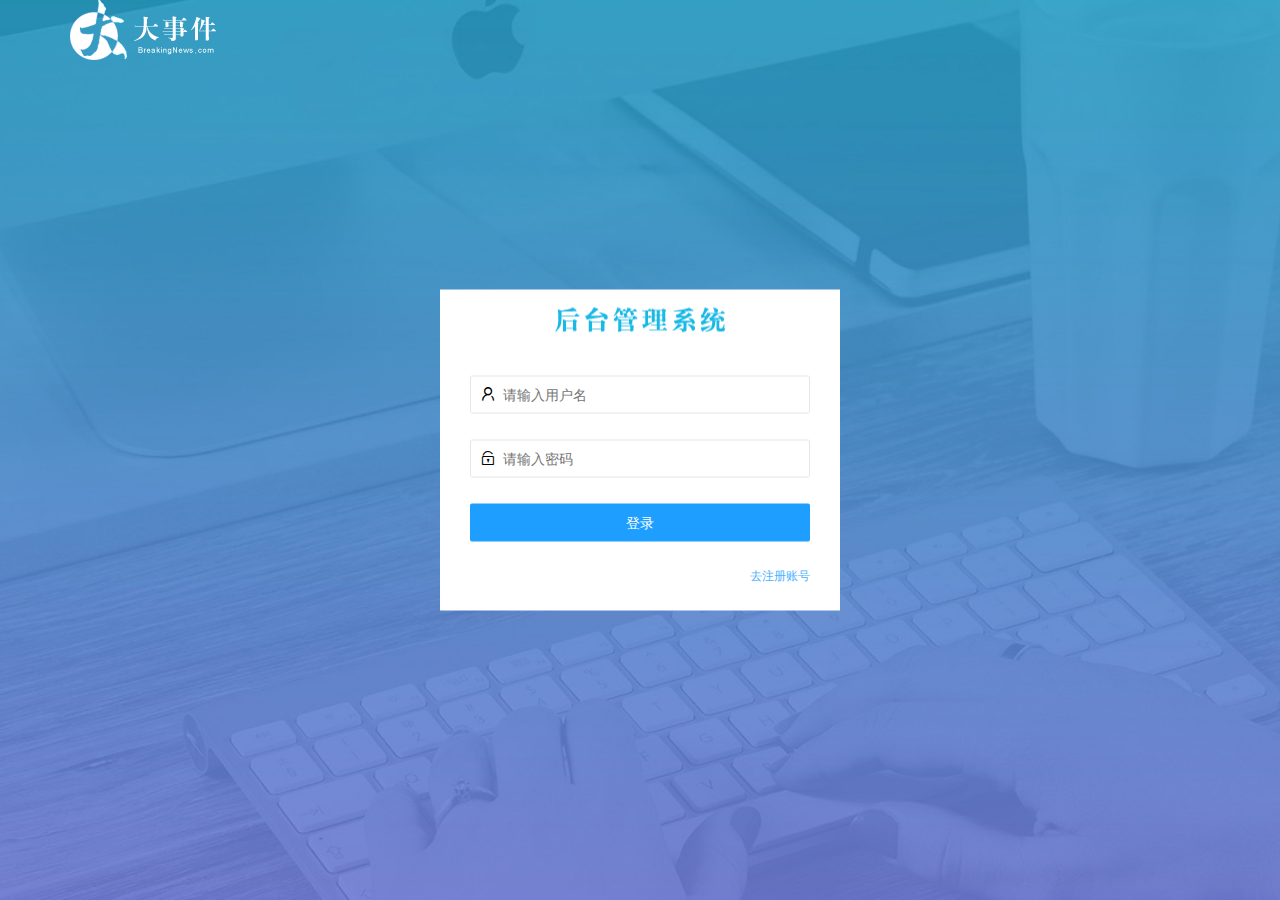
<file: login.html>
<!DOCTYPE html>
<html lang="en">

<head>
    <meta charset="UTF-8" />
    <meta name="viewport" content="width=device-width, initial-scale=1.0" />
    <title>大事件-登录/注册</title>
    <!-- 导入 LayUI 的样式 -->
    <link rel="stylesheet" href="./assets/lib/layui/css/layui.css" />
    <!-- 导入自己的样式表 -->
    <link rel="stylesheet" href="./assets/css/login.css">
    <script src="./assets/lib/jquery.js"></script>
    <script src="./assets/lib/layui/layui.all.js"></script>
    <style>
        html,
        body {
            margin: 0;
            padding: 0;
            height: 100%;
            width: 100%;
            background: url("./assets/images/login_bg.jpg") no-repeat center;
            background-size: cover;
        }
        
        .loginAndRegBox {
            width: 400px;
            background-color: #fff;
            position: absolute;
            left: 50%;
            top: 50%;
            transform: translate(-50%, -50%);
        }
        
        .title-box {
            height: 60px;
            background: url("./assets/images/login_title.png") no-repeat center;
        }
        
        .reg-box {
            display: none;
        }
        
        .layui-form {
            padding: 0 30px;
        }
        
        .links {
            display: flex;
            justify-content: flex-end;
        }
        
        .links a {
            font-size: 12px;
            color: #4bb2ff;
        }
        
        .layui-form-item {
            position: relative;
            margin: 26px 0;
        }
        
        .layui-icon {
            position: absolute;
            left: 10px;
            top: 10px;
        }
        
        .layui-input {
            padding-left: 32px;
        }
    </style>
</head>

<body>
    <!-- 头部的 Logo 区域 -->
    <div class="layui-main">
        <img src="./assets/images/logo.png" alt="" />
    </div>

    <!-- 登录注册区域 -->
    <div class="loginAndRegBox">
        <div class="title-box"></div>
        <!-- 登录的div -->
        <div class="login-box">
            <!-- 登录的表单 -->
            <form class="layui-form" id="form-login">
                <!-- 用户名 -->
                <div class="layui-form-item">
                    <i class="layui-icon layui-icon-username"></i>
                    <input type="text" name="username" required lay-verify="required" placeholder="请输入用户名" autocomplete="off" class="layui-input" />
                </div>
                <!-- 密码 -->
                <div class="layui-form-item">
                    <i class="layui-icon layui-icon-password"></i>
                    <input type="password" name="password" required lay-verify="required|pass" placeholder="请输入密码" autocomplete="off" class="layui-input" />
                </div>
                <!-- 登录按钮 -->
                <div class="layui-form-item">
                    <!-- 注意：表单提交按钮和普通按钮的区别，就是 lay-submit 属性 -->
                    <button class="layui-btn layui-btn-fluid layui-btn-normal" lay-submit>登录</button>
                </div>
                <div class="layui-form-item links">
                    <a href="javascript:;" id="link_reg">去注册账号</a>
                </div>
            </form>
        </div>
        <!-- 注册的div -->
        <div class="reg-box">
            <!-- 注册的表单 -->
            <form class="layui-form" id="form-reg">
                <!-- 用户名 -->
                <div class="layui-form-item">
                    <i class="layui-icon layui-icon-username"></i>
                    <input type="text" name="username" required lay-verify="required" placeholder="请输入用户名" autocomplete="off" class="layui-input">
                </div>
                <!-- 密码 -->
                <div class="layui-form-item">
                    <i class="layui-icon layui-icon-password"></i>
                    <input type="password" name="password" id="reg-input" required lay-verify="required|pass" placeholder="请输入密码" autocomplete="off" class="layui-input">
                </div>
                <!-- 确认密码 -->
                <div class="layui-form-item">
                    <i class="layui-icon layui-icon-password"></i>
                    <input type="password" name="password" required lay-verify="required|pass|repwd" placeholder="请确认密码" autocomplete="off" class="layui-input">
                </div>
                <!-- 注册按钮 -->
                <div class="layui-form-item">
                    <button class="layui-btn layui-btn-fluid layui-btn-normal" lay-submit>注册</button>
                </div>
                <div class="layui-form-item links">
                    <a href="javascript:;" id="link_login">去登录账号</a>
                </div>
            </form>
        </div>
    </div>
</body>

<script>
    $(function() {
        // 点击去注册按钮实现跳转
        $("#link_reg").on("click", function() {
            $(".login-box").hide()
            $(".reg-box").show()
        })

        // 点击去登录按钮实现跳转
        $("#link_login").on("click", function() {
            $(".login-box").show()
            $(".reg-box").hide()
        })

        // 从 layui 中获取 form 元素
        let form = layui.form
            // 自定义 校验规则
        form.verify({
            // 自定义了一个叫做 pwd 校验规则
            pass: [/^[\S]{6,12}$/, '密码必须6到12位，且不能出现空格'],
            // 校验两次密码是否一致的规则
            repwd: function(value) {
                // 通过形参拿到的是确认密码框中的内容
                // 还需要拿到密码框中的内容
                // 然后进行一次等于的判断
                // 如果判断失败,则return一个提示消息即可
                let pwd = $("#reg-input").val()
                if (pwd !== value) {
                    return '两次密码不一致！'
                }
            }
        });

        // 定义 Ajax 请求根路径 常量
        const baseURL = 'http://www.liulongbin.top:3007'

        // 监听注册表单的提交事件
        $("#form-reg").on("submit", function(e) {
            e.preventDefault()
                // 发起请求
            let data = {
                username: $("#form-reg [name=username]").val(),
                password: $("#form-reg [name=password]").val()
            }
            $.post(`${baseURL}/api/reguser`, data, function(res) {
                if (res.status !== 0) {
                    return layer.msg(res.message)
                }
                layer.msg('注册成功，请登录！')
                $("#link_login").click()
            })
        })

        // 监听登录表单的提交事件
        $("#form-login").on("submit", function(e) {
            e.preventDefault()
                // 发起请求
            $.ajax({
                method: 'post',
                url: `${baseURL}/api/login`,
                data: $(this).serialize(),
                success: function(res) {
                    if (res.status !== 0) {
                        return layer.msg('登录失败！')
                    }
                    layer.msg('登录成功！')
                        // 将登录成功得到的 token 字符串，保存到本地存储中
                    localStorage.setItem('token', res.token)
                        // 跳转到后台主页
                    location.href = './index.html'
                }
            })
        })
    })
</script>

</html>
</file>
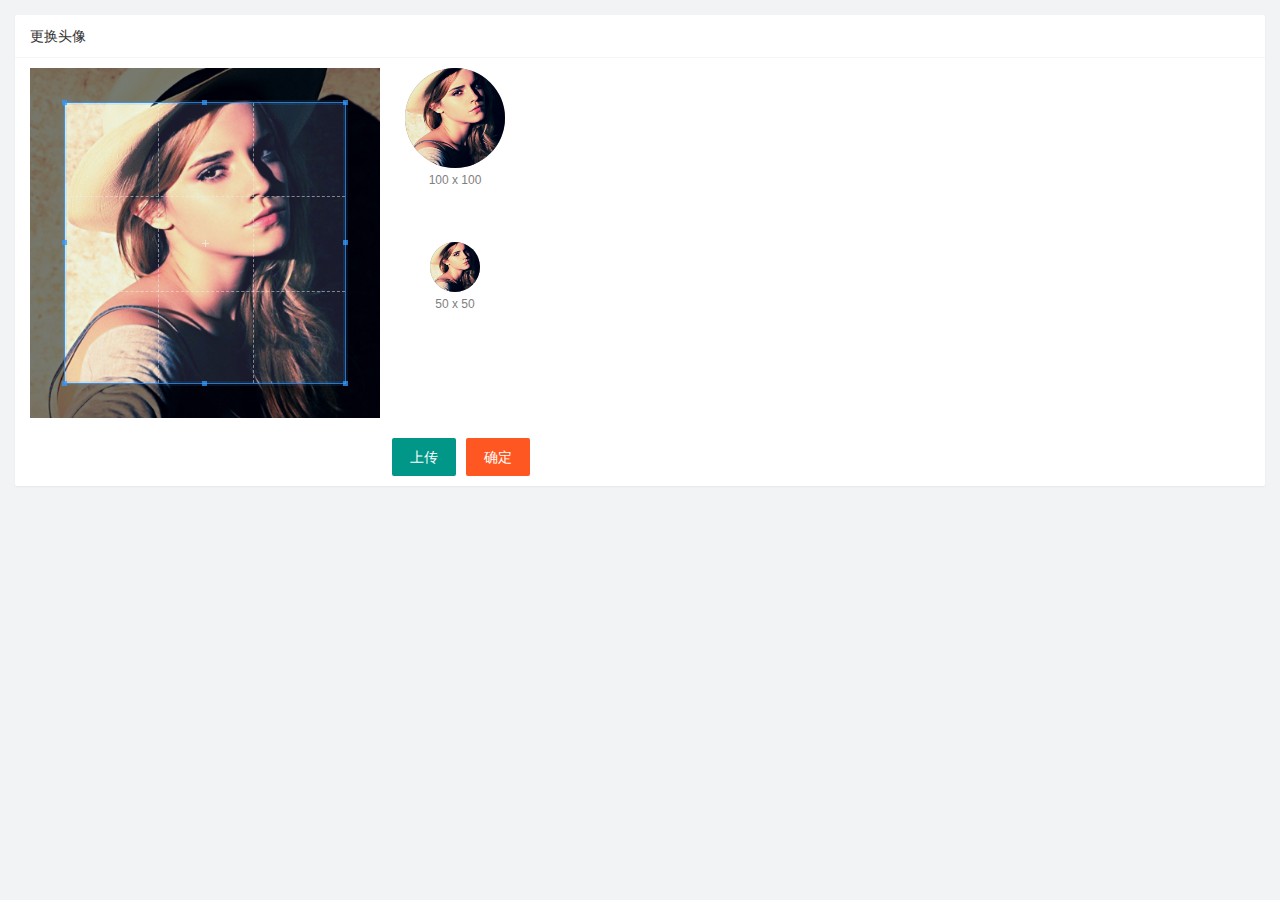
<file: user_avatar.html>
<!DOCTYPE html>
<html lang="en">

<head>
    <meta charset="UTF-8">
    <meta http-equiv="X-UA-Compatible" content="IE=edge">
    <meta name="viewport" content="width=device-width, initial-scale=1.0">
    <title>Document</title>
    <link rel="stylesheet" href="./assets/lib/layui/css/layui.css">
    <link rel="stylesheet" href="./assets/lib/cropper/cropper.css">
    <link rel="stylesheet" href="./assets/css/user/user_avatar.css">
</head>

<body>
    <!-- 卡片面板 -->
    <div class="layui-card">
        <div class="layui-card-header">更换头像</div>
        <div class="layui-card-body">
            <!-- 第一行的图片裁剪和预览区域 -->
            <div class="row1">
                <!-- 图片裁剪区域 -->
                <div class="cropper-box">
                    <!-- 这个 img 标签很重要，将来会把它初始化为裁剪区域 -->
                    <img id="image" src="./assets/images/sample.jpg" />
                </div>
                <!-- 图片的预览区域 -->
                <div class="preview-box">
                    <div>
                        <!-- 宽高为 100px 的预览区域 -->
                        <div class="img-preview w100"></div>
                        <p class="size">100 x 100</p>
                    </div>
                    <div>
                        <!-- 宽高为 50px 的预览区域 -->
                        <div class="img-preview w50"></div>
                        <p class="size">50 x 50</p>
                    </div>
                </div>
            </div>
            <!-- 第二行的按钮区域 -->
            <div class="row2">
                <!-- 指定上传文件的类型格式 -->
                <input type="file" id="file" accept="image/png,image/jpg,image/jpeg">
                <button type="button" class="layui-btn" id="btnChoose">上传</button>
                <button type="button" class="layui-btn layui-btn-danger" id="btnUpload">确定</button>
            </div>
        </div>
    </div>
</body>

<script src="./assets/lib/layui/layui.all.js"></script>
<script src="./assets/lib/jquery.js"></script>
<script src="./assets/lib/cropper/Cropper.js"></script>
<script src="./assets/lib/cropper/jquery-cropper.js"></script>

<script>
    $(function() {
        const baseURL = 'http://www.liulongbin.top:3007'

        // 获取裁剪区域的 DOM 元素
        var $image = $('#image');
        // 配置选项
        const options = {
                // 纵横比
                aspectRatio: 1,
                // 指定预览区域
                preview: '.img-preview'
            }
            // 创建裁剪区域
        $image.cropper(options)

        // 上传按钮 绑定 点击事件
        $("#btnChoose").on("click", function() {
            $("#file").click()
        })

        // 位文件筐绑定 change 事件
        $("#file").on("change", function(e) {
            // 获取需要上传的文件
            let file = e.target.files[0]
                // 根据选择的文件，创建一个对应的 URL 地址
            let imgURL = URL.createObjectURL(file)
                // 先销毁旧的裁剪区域，再重新设置图片路径，之后再创建新的裁剪区域
            $image.cropper("destroy").attr("src", imgURL).cropper(options)
        })

        // 为确定按钮绑定 click 事件
        $("#btnUpload").on("click", function() {
            // 获取头像图片
            var dataURL = $image
                .cropper('getCroppedCanvas', { // 创建一个 Canvas 画布
                    width: 100,
                    height: 100
                })
                .toDataURL('image/png') // 将 Canvas 画布上的内容，转化为 base64 格式的字符串
                // 发送请求，将新头像发送到服务器
            $.ajax({
                method: 'post',
                url: `${baseURL}/my/update/avatar`,
                headers: {
                    Authorization: localStorage.getItem("token")
                },
                data: {
                    avatar: dataURL
                },
                success: function(res) {
                    if (res.status !== 0) {
                        return layer.msg("更新头像失败！")
                    }
                    layer.msg("更新头像成功！")
                        // 调用父页面中的方法，重新渲染用户的头像和用户的信息
                    window.parent.location.reload()
                }
            })
        })
    })
</script>

</html>
</file>
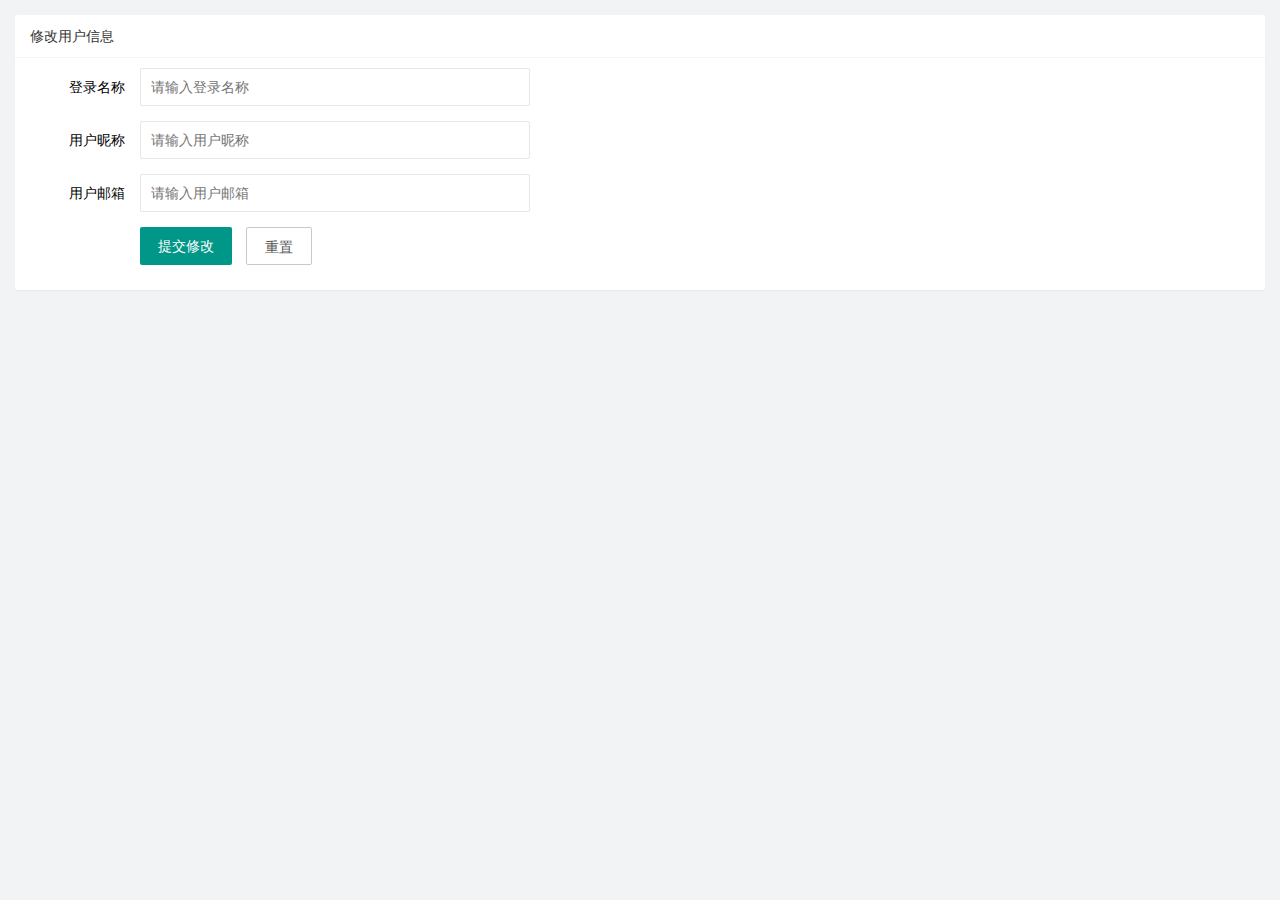
<file: user_info.html>
<!DOCTYPE html>
<html lang="en">

<head>
    <meta charset="UTF-8" />
    <meta name="viewport" content="width=device-width, initial-scale=1.0" />
    <title>Document</title>
    <!-- 导入 layui 的样式 -->
    <link rel="stylesheet" href="./assets/lib/layui/css/layui.css" />
    <!-- 导入自己的样式 -->
    <link rel="stylesheet" href="./assets/css/user/user_info.css" />
</head>

<body>
    <!-- 卡片区域 -->
    <div class="layui-card">
        <div class="layui-card-header">修改用户信息</div>
        <div class="layui-card-body">
            <!-- form 表单区域 -->
            <form class="layui-form" lay-filter="formUserInfo">
                <!-- 隐藏域 -->
                <input type="hidden" name="id">
                <div class="layui-form-item">
                    <label class="layui-form-label">登录名称</label>
                    <div class="layui-input-block">
                        <input type="text" name="username" required lay-verify="required" placeholder="请输入登录名称" autocomplete="off" class="layui-input" readonly />
                    </div>
                </div>
                <div class="layui-form-item">
                    <label class="layui-form-label">用户昵称</label>
                    <div class="layui-input-block">
                        <input type="text" name="nickname" required lay-verify="required|nickname" placeholder="请输入用户昵称" autocomplete="off" class="layui-input" />
                    </div>
                </div>
                <div class="layui-form-item">
                    <label class="layui-form-label">用户邮箱</label>
                    <div class="layui-input-block">
                        <input type="text" name="email" required lay-verify="required|email" placeholder="请输入用户邮箱" autocomplete="off" class="layui-input" />
                    </div>
                </div>
                <div class="layui-form-item">
                    <div class="layui-input-block">
                        <button class="layui-btn" lay-submit lay-filter="formDemo">提交修改</button>
                        <button type="reset" class="layui-btn layui-btn-primary" id="btnReset">重置</button>
                    </div>
                </div>
            </form>
        </div>
    </div>
</body>

<script src="./assets/lib/layui/layui.all.js"></script>
<script src="./assets/lib/jquery.js"></script>

<script>
    $(function() {
        // 发起 Ajax 请求 根路径
        const baseURL = 'http://www.liulongbin.top:3007'

        // 呢称 表单验证 1-6位
        layui.form.verify({
            nickname: function(value) {
                if (value.length > 6) {
                    return '昵称长度 1 ~ 6 位'
                }
            }
        });

        initUserInfo()

        // 初始化用户的基本信息
        function initUserInfo() {
            $.ajax({
                method: 'get',
                url: `${baseURL}/my/userinfo`,
                headers: {
                    Authorization: localStorage.getItem("token")
                },
                success: function(res) {
                    if (res.status !== 0) {
                        return layer.msg('获取用户信息失败！')
                    }
                    // 调用 form.val() 快速为表单赋值
                    layui.form.val('formUserInfo', res.data)
                }
            })
        }

        // 重置表单的数据
        $("#btnReset").on("click", function(e) {
            e.preventDefault()
            initUserInfo()
        })


        // 监听表单提交事件，发起请求
        $(".layui-form").on("submit", function(e) {
            e.preventDefault()
            $.ajax({
                method: 'post',
                url: `${baseURL}/my/userinfo`,
                // 获取请求参数
                data: $(this).serialize(),
                headers: {
                    Authorization: localStorage.getItem("token")
                },
                success: function(res) {
                    if (res.status !== 0) {
                        return layer.msg("修改用户信息失败！")
                    }
                    layer.msg("更新用户信息成功！")
                        // 调用父页面中的方法，重新渲染用户的头像和用户的信息
                    window.parent.location.reload()
                }
            })
        })
    })
</script>

</html>
</file>
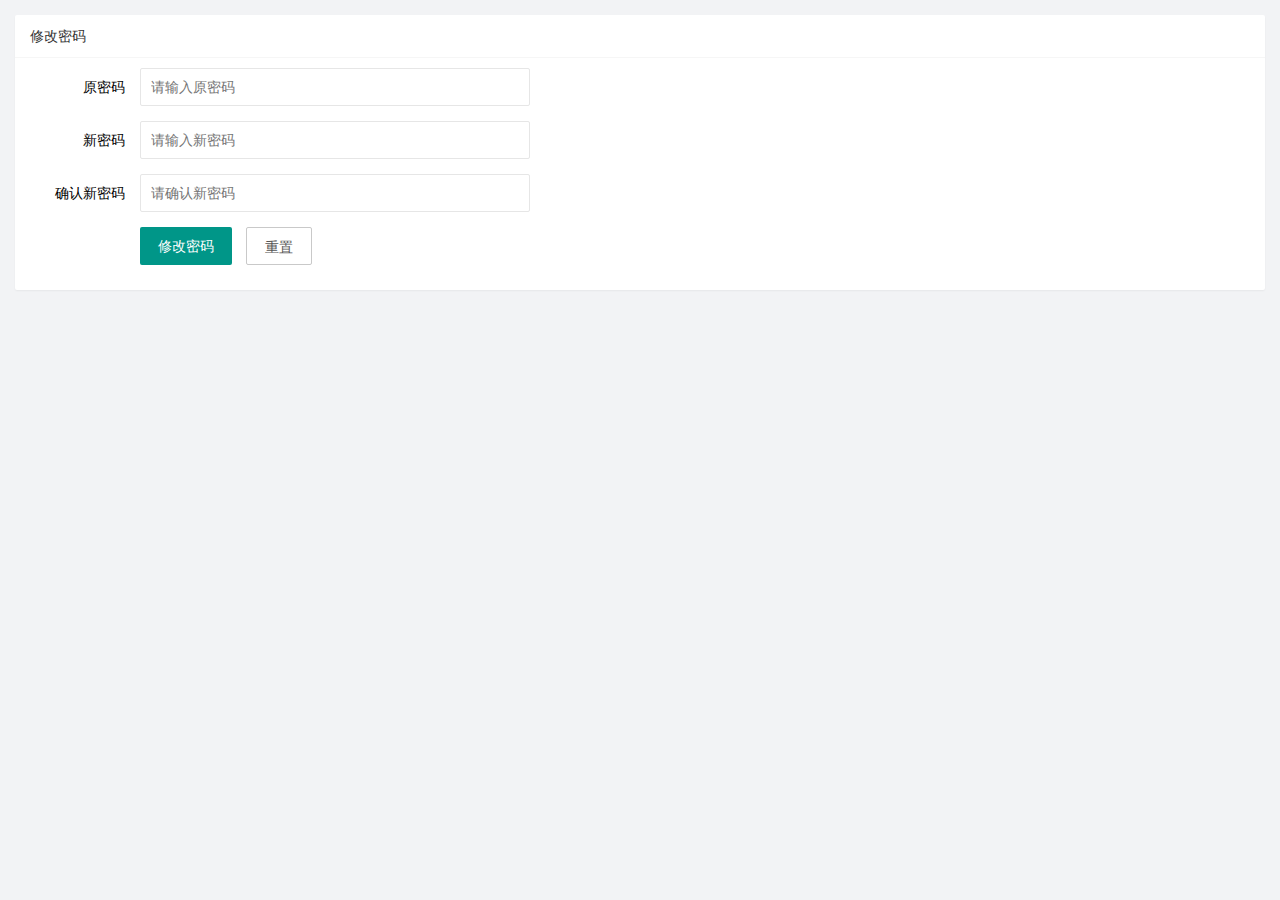
<file: user_pwd.html>
<!DOCTYPE html>
<html lang="en">

<head>
    <meta charset="UTF-8">
    <meta http-equiv="X-UA-Compatible" content="IE=edge">
    <meta name="viewport" content="width=device-width, initial-scale=1.0">
    <title>Document</title>
    <link rel="stylesheet" href="./assets/lib/layui/css/layui.css" />
    <link rel="stylesheet" href="./assets/css/user/user_pwd.css" />
</head>

<body>
    <!-- 卡片面板 -->
    <div class="layui-card">
        <div class="layui-card-header">修改密码</div>
        <div class="layui-card-body">
            <form class="layui-form" action="">
                <!-- 原密码 -->
                <div class="layui-form-item">
                    <label class="layui-form-label">原密码</label>
                    <div class="layui-input-block">
                        <input type="password" name="oldpassword" required lay-verify="required|pwd" placeholder="请输入原密码" autocomplete="off" class="layui-input">
                    </div>
                </div>
                <!-- 新密码 -->
                <div class="layui-form-item">
                    <label class="layui-form-label">新密码</label>
                    <div class="layui-input-block">
                        <input type="password" name="newpassword" required lay-verify="required|pwd|samepwd" placeholder="请输入新密码" autocomplete="off" class="layui-input">
                    </div>
                </div>
                <!-- 确认新密码 -->
                <div class="layui-form-item">
                    <label class="layui-form-label">确认新密码</label>
                    <div class="layui-input-block">
                        <input type="password" name="repassword" required lay-verify="required|pwd|repwd" placeholder="请确认新密码" autocomplete="off" class="layui-input">
                    </div>
                </div>
                <div class="layui-form-item">
                    <div class="layui-input-block">
                        <button class="layui-btn" lay-submit lay-filter="formDemo">修改密码</button>
                        <button type="reset" class="layui-btn layui-btn-primary">重置</button>
                    </div>
                </div>
            </form>
</body>

<script src="./assets/lib/layui/layui.all.js"></script>
<script src="./assets/lib/jquery.js"></script>

<script>
    $(function() {
        // 表单验证
        let form = layui.form
        form.verify({
            pwd: [/^[\S]{6,12}$/, '密码必须6到12位，且不能出现空格'],
            samepwd: function(value) {
                if (value === $("[name=oldpassword]").val()) {
                    return '新旧密码不能相同！'
                }
            },
            repwd: function(value) {
                if (value !== $("[name=newpassword]").val()) {
                    return '两次密码不一致！'
                }
            }
        })

        const baseURL = 'http://www.liulongbin.top:3007'

        $(".layui-form").on("submit", function(e) {
            e.preventDefault()
                // 发起请求
            $.ajax({
                method: 'post',
                url: `${baseURL}/my/updatepwd`,
                headers: {
                    Authorization: localStorage.getItem("token")
                },
                data: {
                    oldPwd: $("[name=oldpassword]").val(),
                    newPwd: $("[name=newpassword]").val()
                },
                success: function(res) {
                    if (res.status !== 0) {
                        return layer.msg(res.message)
                    }
                    layer.msg("更新密码成功！")
                        // 重置表单,将 jQuery 对象转换位 DOM 对象后调用 reset 方法
                    $('.layui-form')[0].reset()
                }
            })
        })
    })
</script>

</html>
</file>
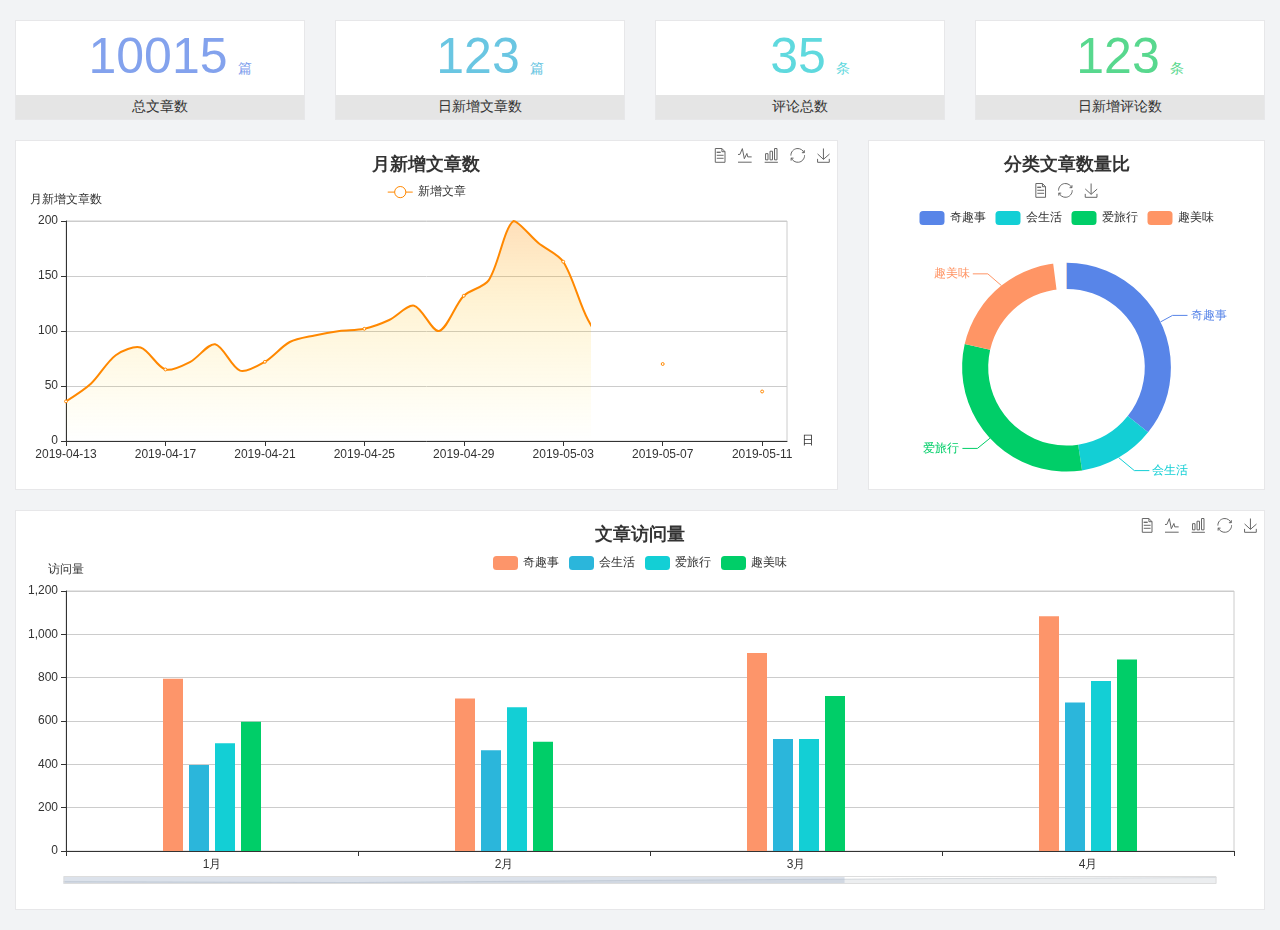
<file: home/dashboard.html>
<!DOCTYPE html>
<html lang="en">

<head>
    <meta charset="UTF-8">
    <meta name="viewport" content="width=device-width, initial-scale=1.0">
    <meta http-equiv="X-UA-Compatible" content="ie=edge">
    <title>图表统计</title>
    <link rel="stylesheet" href="../assets/lib/bootstrap.css" />
    <link rel="stylesheet" href="../assets/lib/main.css" />
    <script src="../assets/lib/jquery.js"></script>
    <script type="text/javascript" src="../assets/lib/echarts.min.js"></script>
</head>

<body>
    <div class="container-fluid">
        <div class="row spannel_list">
            <div class="col-sm-3 col-xs-6">
                <div class="spannel">
                    <em>10015</em><span>篇</span>
                    <b>总文章数</b>
                </div>
            </div>
            <div class="col-sm-3 col-xs-6">
                <div class="spannel scolor01">
                    <em>123</em><span>篇</span>
                    <b>日新增文章数</b>
                </div>
            </div>
            <div class="col-sm-3 col-xs-6">
                <div class="spannel scolor02">
                    <em>35</em><span>条</span>
                    <b>评论总数</b>
                </div>
            </div>
            <div class="col-sm-3 col-xs-6">
                <div class="spannel scolor03">
                    <em>123</em><span>条</span>
                    <b>日新增评论数</b>
                </div>
            </div>
        </div>
    </div>

    <div class="container-fluid">
        <div class="row curve-pie">
            <div class="col-lg-8 col-md-8">
                <div class="gragh_pannel" id="curve_show"></div>
            </div>
            <div class="col-lg-4 col-md-4">
                <div class="gragh_pannel" id="pie_show"></div>
            </div>
        </div>
    </div>

    <div class="container-fluid">
        <div class="column_pannel" id="column_show"></div>
    </div>

    <script>
        // init初始化   写option数据 使用数据setoption
        var oChart = echarts.init(document.getElementById('curve_show'));
        var aList_all = [{
            'count': 36,
            'date': '2019-04-13'
        }, {
            'count': 52,
            'date': '2019-04-14'
        }, {
            'count': 78,
            'date': '2019-04-15'
        }, {
            'count': 85,
            'date': '2019-04-16'
        }, {
            'count': 65,
            'date': '2019-04-17'
        }, {
            'count': 72,
            'date': '2019-04-18'
        }, {
            'count': 88,
            'date': '2019-04-19'
        }, {
            'count': 64,
            'date': '2019-04-20'
        }, {
            'count': 72,
            'date': '2019-04-21'
        }, {
            'count': 90,
            'date': '2019-04-22'
        }, {
            'count': 96,
            'date': '2019-04-23'
        }, {
            'count': 100,
            'date': '2019-04-24'
        }, {
            'count': 102,
            'date': '2019-04-25'
        }, {
            'count': 110,
            'date': '2019-04-26'
        }, {
            'count': 123,
            'date': '2019-04-27'
        }, {
            'count': 100,
            'date': '2019-04-28'
        }, {
            'count': 132,
            'date': '2019-04-29'
        }, {
            'count': 146,
            'date': '2019-04-30'
        }, {
            'count': 200,
            'date': '2019-05-01'
        }, {
            'count': 180,
            'date': '2019-05-02'
        }, {
            'count': 163,
            'date': '2019-05-03'
        }, {
            'count': 110,
            'date': '2019-05-04'
        }, {
            'count': 80,
            'date': '2019-05-05'
        }, {
            'count': 82,
            'date': '2019-05-06'
        }, {
            'count': 70,
            'date': '2019-05-07'
        }, {
            'count': 65,
            'date': '2019-05-08'
        }, {
            'count': 54,
            'date': '2019-05-09'
        }, {
            'count': 40,
            'date': '2019-05-10'
        }, {
            'count': 45,
            'date': '2019-05-11'
        }, {
            'count': 38,
            'date': '2019-05-12'
        }, ];

        let aCount = [];
        let aDate = [];

        for (var i = 0; i < aList_all.length; i++) {
            aCount.push(aList_all[i].count);
            aDate.push(aList_all[i].date);
        }

        var chartopt = {
            title: {
                text: '月新增文章数',
                left: 'center',
                top: '10'
            },
            tooltip: {
                trigger: 'axis'
            },
            legend: {
                data: ['新增文章'],
                top: '40'
            },
            toolbox: {
                show: true,
                feature: {
                    mark: {
                        show: true
                    },
                    dataView: {
                        show: true,
                        readOnly: false
                    },
                    magicType: {
                        show: true,
                        type: ['line', 'bar']
                    },
                    restore: {
                        show: true
                    },
                    saveAsImage: {
                        show: true
                    }
                }
            },
            calculable: true,
            xAxis: [{
                name: '日',
                type: 'category',
                boundaryGap: false,
                data: aDate
            }],
            yAxis: [{
                name: '月新增文章数',
                type: 'value'
            }],
            series: [{
                name: '新增文章',
                type: 'line',
                smooth: true,
                itemStyle: {
                    normal: {
                        areaStyle: {
                            type: 'default'
                        },
                        color: '#f80'
                    },
                    lineStyle: {
                        color: '#f80'
                    }
                },
                data: aCount
            }],
            areaStyle: {
                normal: {
                    color: new echarts.graphic.LinearGradient(0, 0, 0, 1, [{
                        offset: 0,
                        color: 'rgba(255,136,0,0.39)'
                    }, {
                        offset: .34,
                        color: 'rgba(255,180,0,0.25)'
                    }, {
                        offset: 1,
                        color: 'rgba(255,222,0,0.00)'
                    }])

                }
            },
            grid: {
                show: true,
                x: 50,
                x2: 50,
                y: 80,
                height: 220
            }
        };

        oChart.setOption(chartopt);


        var oPie = echarts.init(document.getElementById('pie_show'));
        var oPieopt = {
            title: {
                top: 10,
                text: '分类文章数量比',
                x: 'center'
            },
            tooltip: {
                trigger: 'item',
                formatter: "{a} <br/>{b} : {c} ({d}%)"
            },
            color: ['#5885e8', '#13cfd5', '#00ce68', '#ff9565'],
            legend: {
                x: 'center',
                top: 65,
                data: ['奇趣事', '会生活', '爱旅行', '趣美味']
            },
            toolbox: {
                show: true,
                x: 'center',
                top: 35,
                feature: {
                    mark: {
                        show: true
                    },
                    dataView: {
                        show: true,
                        readOnly: false
                    },
                    magicType: {
                        show: true,
                        type: ['pie', 'funnel'],
                        option: {
                            funnel: {
                                x: '25%',
                                width: '50%',
                                funnelAlign: 'left',
                                max: 1548
                            }
                        }
                    },
                    restore: {
                        show: true
                    },
                    saveAsImage: {
                        show: true
                    }
                }
            },
            calculable: true,
            series: [{
                name: '访问来源',
                type: 'pie',
                radius: ['45%', '60%'],
                center: ['50%', '65%'],
                data: [{
                    value: 300,
                    name: '奇趣事'
                }, {
                    value: 100,
                    name: '会生活'
                }, {
                    value: 260,
                    name: '爱旅行'
                }, {
                    value: 180,
                    name: '趣美味'
                }]
            }]
        };
        oPie.setOption(oPieopt);



        var oColumn = this.echarts.init(document.getElementById('column_show'));
        var oColumnopt = {
            title: {
                text: '文章访问量',
                left: 'center',
                top: '10'
            },
            tooltip: {
                trigger: 'axis'
            },
            legend: {
                data: ['奇趣事', '会生活', '爱旅行', '趣美味'],
                top: '40'
            },
            toolbox: {
                show: true,
                feature: {
                    mark: {
                        show: true
                    },
                    dataView: {
                        show: true,
                        readOnly: false
                    },
                    magicType: {
                        show: true,
                        type: ['line', 'bar']
                    },
                    restore: {
                        show: true
                    },
                    saveAsImage: {
                        show: true
                    }
                }
            },
            calculable: true,
            xAxis: [{
                type: 'category',
                data: ['1月', '2月', '3月', '4月', '5月']
            }],
            yAxis: [{
                name: '访问量',
                type: 'value'
            }],
            series: [{
                name: '奇趣事',
                type: 'bar',
                barWidth: 20,
                itemStyle: {
                    normal: {
                        areaStyle: {
                            type: 'default'
                        },
                        color: '#fd956a'
                    }
                },
                data: [800, 708, 920, 1090, 1200]
            }, {
                name: '会生活',
                type: 'bar',
                barWidth: 20,
                itemStyle: {
                    normal: {
                        areaStyle: {
                            type: 'default'
                        },
                        color: '#2bb6db'
                    }
                },
                data: [400, 468, 520, 690, 800]
            }, {
                name: '爱旅行',
                type: 'bar',
                barWidth: 20,
                itemStyle: {
                    normal: {
                        areaStyle: {
                            type: 'default'
                        },
                        color: '#13cfd5'
                    }
                },
                data: [500, 668, 520, 790, 900]
            }, {
                name: '趣美味',
                type: 'bar',
                barWidth: 20,
                itemStyle: {
                    normal: {
                        areaStyle: {
                            type: 'default'
                        },
                        color: '#00ce68'
                    }
                },
                data: [600, 508, 720, 890, 1000]
            }],
            grid: {
                show: true,
                x: 50,
                x2: 30,
                y: 80,
                height: 260
            },
            dataZoom: [ //给x轴设置滚动条
                {
                    start: 0, //默认为0
                    end: 100 - 1000 / 31, //默认为100
                    type: 'slider',
                    show: true,
                    xAxisIndex: [0],
                    handleSize: 0, //滑动条的 左右2个滑动条的大小
                    height: 8, //组件高度
                    left: 45, //左边的距离
                    right: 50, //右边的距离
                    bottom: 26, //右边的距离
                    handleColor: '#ddd', //h滑动图标的颜色
                    handleStyle: {
                        borderColor: "#cacaca",
                        borderWidth: "1",
                        shadowBlur: 2,
                        background: "#ddd",
                        shadowColor: "#ddd",
                    }
                }
            ]
        };
        oColumn.setOption(oColumnopt);
    </script>
</body>

</html>
</file>
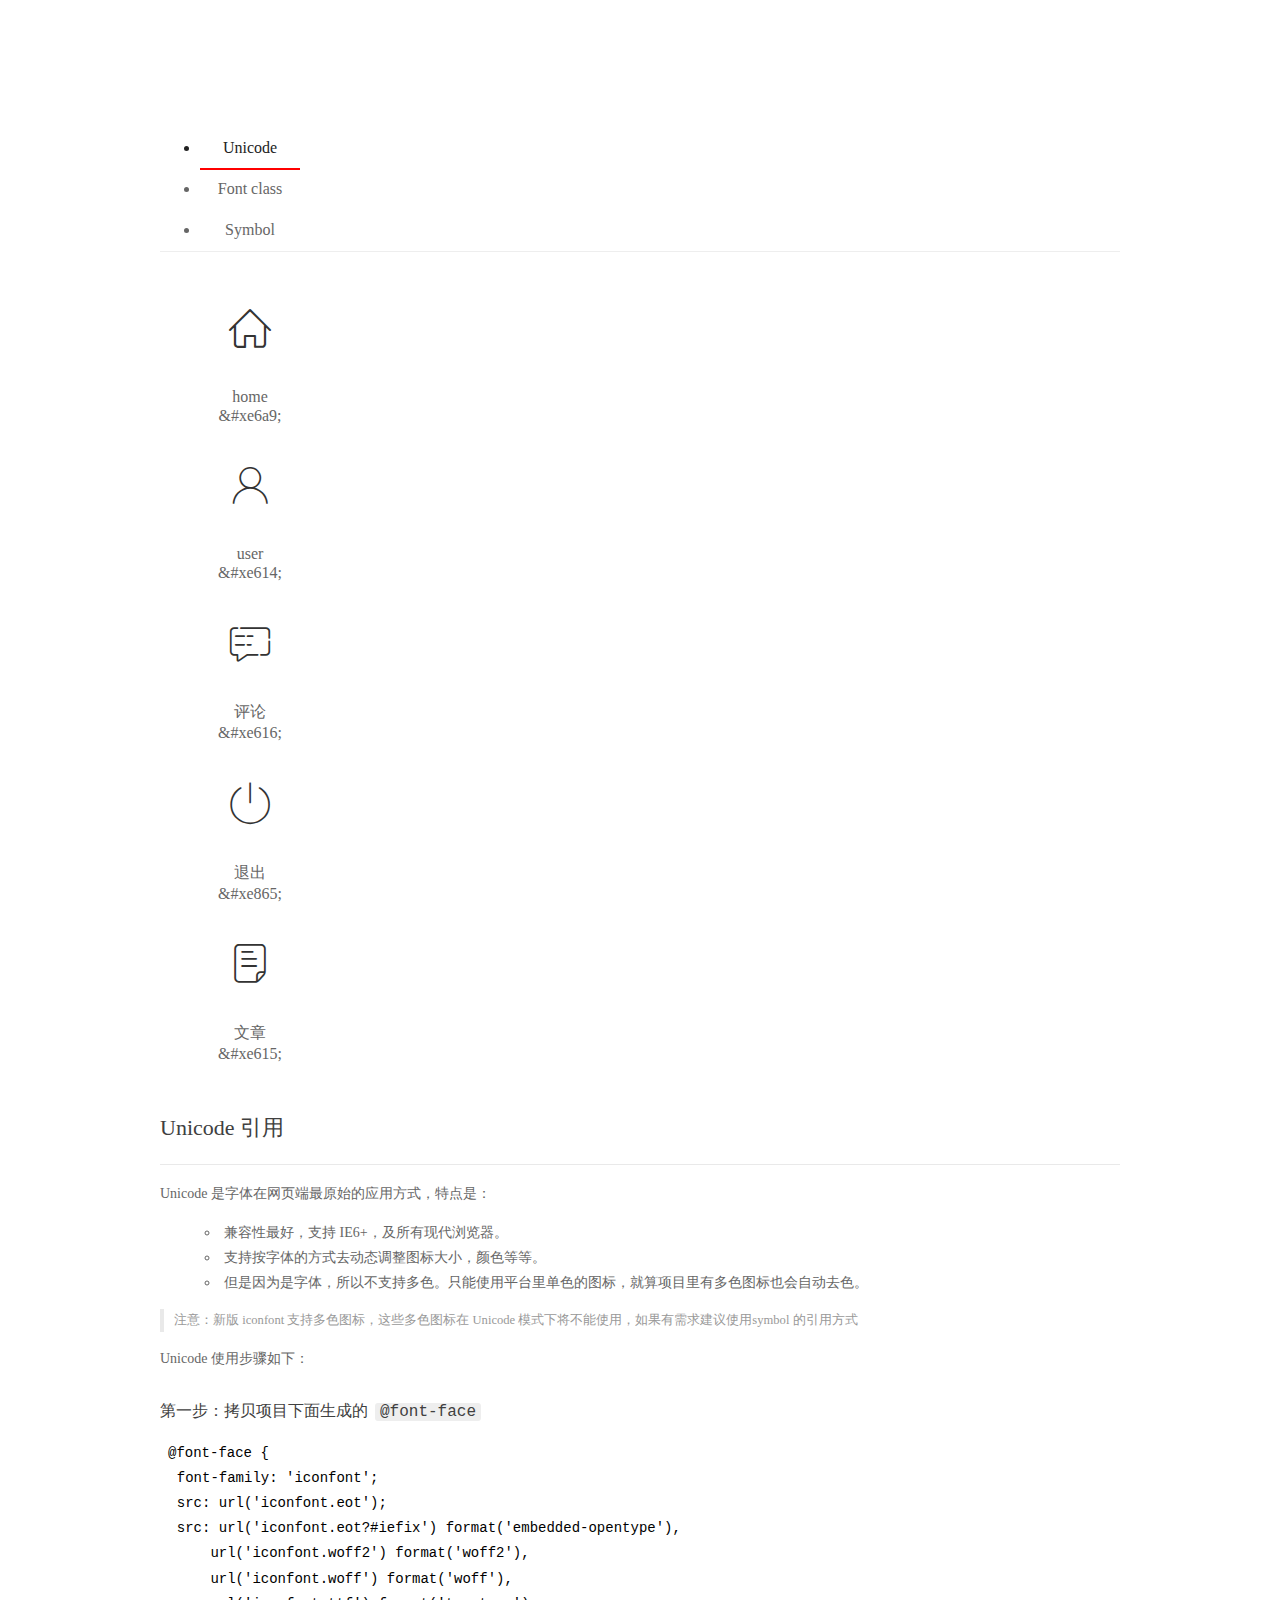
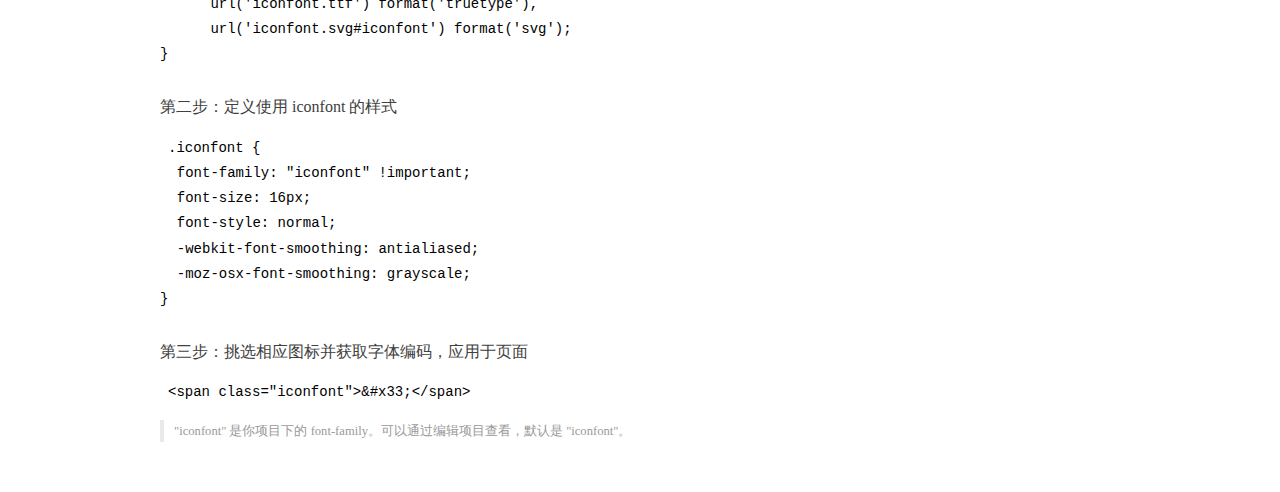
<file: assets/fonts/demo_index.html>
<!DOCTYPE html>
<html>
<head>
  <meta charset="utf-8"/>
  <title>IconFont Demo</title>
  <link rel="shortcut icon" href="https://gtms04.alicdn.com/tps/i4/TB1_oz6GVXXXXaFXpXXJDFnIXXX-64-64.ico" type="image/x-icon"/>
  <link rel="stylesheet" href="https://g.alicdn.com/thx/cube/1.3.2/cube.min.css">
  <link rel="stylesheet" href="demo.css">
  <link rel="stylesheet" href="iconfont.css">
  <script src="iconfont.js"></script>
  <!-- jQuery -->
  <script src="https://a1.alicdn.com/oss/uploads/2018/12/26/7bfddb60-08e8-11e9-9b04-53e73bb6408b.js"></script>
  <!-- 代码高亮 -->
  <script src="https://a1.alicdn.com/oss/uploads/2018/12/26/a3f714d0-08e6-11e9-8a15-ebf944d7534c.js"></script>
</head>
<body>
  <div class="main">
    <h1 class="logo"><a href="https://www.iconfont.cn/" title="iconfont 首页" target="_blank">&#xe86b;</a></h1>
    <div class="nav-tabs">
      <ul id="tabs" class="dib-box">
        <li class="dib active"><span>Unicode</span></li>
        <li class="dib"><span>Font class</span></li>
        <li class="dib"><span>Symbol</span></li>
      </ul>
      
    </div>
    <div class="tab-container">
      <div class="content unicode" style="display: block;">
          <ul class="icon_lists dib-box">
          
            <li class="dib">
              <span class="icon iconfont">&#xe6a9;</span>
                <div class="name">home</div>
                <div class="code-name">&amp;#xe6a9;</div>
              </li>
          
            <li class="dib">
              <span class="icon iconfont">&#xe614;</span>
                <div class="name">user</div>
                <div class="code-name">&amp;#xe614;</div>
              </li>
          
            <li class="dib">
              <span class="icon iconfont">&#xe616;</span>
                <div class="name">评论</div>
                <div class="code-name">&amp;#xe616;</div>
              </li>
          
            <li class="dib">
              <span class="icon iconfont">&#xe865;</span>
                <div class="name">退出</div>
                <div class="code-name">&amp;#xe865;</div>
              </li>
          
            <li class="dib">
              <span class="icon iconfont">&#xe615;</span>
                <div class="name">文章</div>
                <div class="code-name">&amp;#xe615;</div>
              </li>
          
          </ul>
          <div class="article markdown">
          <h2 id="unicode-">Unicode 引用</h2>
          <hr>

          <p>Unicode 是字体在网页端最原始的应用方式，特点是：</p>
          <ul>
            <li>兼容性最好，支持 IE6+，及所有现代浏览器。</li>
            <li>支持按字体的方式去动态调整图标大小，颜色等等。</li>
            <li>但是因为是字体，所以不支持多色。只能使用平台里单色的图标，就算项目里有多色图标也会自动去色。</li>
          </ul>
          <blockquote>
            <p>注意：新版 iconfont 支持多色图标，这些多色图标在 Unicode 模式下将不能使用，如果有需求建议使用symbol 的引用方式</p>
          </blockquote>
          <p>Unicode 使用步骤如下：</p>
          <h3 id="-font-face">第一步：拷贝项目下面生成的 <code>@font-face</code></h3>
<pre><code class="language-css"
>@font-face {
  font-family: 'iconfont';
  src: url('iconfont.eot');
  src: url('iconfont.eot?#iefix') format('embedded-opentype'),
      url('iconfont.woff2') format('woff2'),
      url('iconfont.woff') format('woff'),
      url('iconfont.ttf') format('truetype'),
      url('iconfont.svg#iconfont') format('svg');
}
</code></pre>
          <h3 id="-iconfont-">第二步：定义使用 iconfont 的样式</h3>
<pre><code class="language-css"
>.iconfont {
  font-family: "iconfont" !important;
  font-size: 16px;
  font-style: normal;
  -webkit-font-smoothing: antialiased;
  -moz-osx-font-smoothing: grayscale;
}
</code></pre>
          <h3 id="-">第三步：挑选相应图标并获取字体编码，应用于页面</h3>
<pre>
<code class="language-html"
>&lt;span class="iconfont"&gt;&amp;#x33;&lt;/span&gt;
</code></pre>
          <blockquote>
            <p>"iconfont" 是你项目下的 font-family。可以通过编辑项目查看，默认是 "iconfont"。</p>
          </blockquote>
          </div>
      </div>
      <div class="content font-class">
        <ul class="icon_lists dib-box">
          
          <li class="dib">
            <span class="icon iconfont icon-home"></span>
            <div class="name">
              home
            </div>
            <div class="code-name">.icon-home
            </div>
          </li>
          
          <li class="dib">
            <span class="icon iconfont icon-user"></span>
            <div class="name">
              user
            </div>
            <div class="code-name">.icon-user
            </div>
          </li>
          
          <li class="dib">
            <span class="icon iconfont icon-pinglun"></span>
            <div class="name">
              评论
            </div>
            <div class="code-name">.icon-pinglun
            </div>
          </li>
          
          <li class="dib">
            <span class="icon iconfont icon-tuichu"></span>
            <div class="name">
              退出
            </div>
            <div class="code-name">.icon-tuichu
            </div>
          </li>
          
          <li class="dib">
            <span class="icon iconfont icon-16"></span>
            <div class="name">
              文章
            </div>
            <div class="code-name">.icon-16
            </div>
          </li>
          
        </ul>
        <div class="article markdown">
        <h2 id="font-class-">font-class 引用</h2>
        <hr>

        <p>font-class 是 Unicode 使用方式的一种变种，主要是解决 Unicode 书写不直观，语意不明确的问题。</p>
        <p>与 Unicode 使用方式相比，具有如下特点：</p>
        <ul>
          <li>兼容性良好，支持 IE8+，及所有现代浏览器。</li>
          <li>相比于 Unicode 语意明确，书写更直观。可以很容易分辨这个 icon 是什么。</li>
          <li>因为使用 class 来定义图标，所以当要替换图标时，只需要修改 class 里面的 Unicode 引用。</li>
          <li>不过因为本质上还是使用的字体，所以多色图标还是不支持的。</li>
        </ul>
        <p>使用步骤如下：</p>
        <h3 id="-fontclass-">第一步：引入项目下面生成的 fontclass 代码：</h3>
<pre><code class="language-html">&lt;link rel="stylesheet" href="./iconfont.css"&gt;
</code></pre>
        <h3 id="-">第二步：挑选相应图标并获取类名，应用于页面：</h3>
<pre><code class="language-html">&lt;span class="iconfont icon-xxx"&gt;&lt;/span&gt;
</code></pre>
        <blockquote>
          <p>"
            iconfont" 是你项目下的 font-family。可以通过编辑项目查看，默认是 "iconfont"。</p>
        </blockquote>
      </div>
      </div>
      <div class="content symbol">
          <ul class="icon_lists dib-box">
          
            <li class="dib">
                <svg class="icon svg-icon" aria-hidden="true">
                  <use xlink:href="#icon-home"></use>
                </svg>
                <div class="name">home</div>
                <div class="code-name">#icon-home</div>
            </li>
          
            <li class="dib">
                <svg class="icon svg-icon" aria-hidden="true">
                  <use xlink:href="#icon-user"></use>
                </svg>
                <div class="name">user</div>
                <div class="code-name">#icon-user</div>
            </li>
          
            <li class="dib">
                <svg class="icon svg-icon" aria-hidden="true">
                  <use xlink:href="#icon-pinglun"></use>
                </svg>
                <div class="name">评论</div>
                <div class="code-name">#icon-pinglun</div>
            </li>
          
            <li class="dib">
                <svg class="icon svg-icon" aria-hidden="true">
                  <use xlink:href="#icon-tuichu"></use>
                </svg>
                <div class="name">退出</div>
                <div class="code-name">#icon-tuichu</div>
            </li>
          
            <li class="dib">
                <svg class="icon svg-icon" aria-hidden="true">
                  <use xlink:href="#icon-16"></use>
                </svg>
                <div class="name">文章</div>
                <div class="code-name">#icon-16</div>
            </li>
          
          </ul>
          <div class="article markdown">
          <h2 id="symbol-">Symbol 引用</h2>
          <hr>

          <p>这是一种全新的使用方式，应该说这才是未来的主流，也是平台目前推荐的用法。相关介绍可以参考这篇<a href="">文章</a>
            这种用法其实是做了一个 SVG 的集合，与另外两种相比具有如下特点：</p>
          <ul>
            <li>支持多色图标了，不再受单色限制。</li>
            <li>通过一些技巧，支持像字体那样，通过 <code>font-size</code>, <code>color</code> 来调整样式。</li>
            <li>兼容性较差，支持 IE9+，及现代浏览器。</li>
            <li>浏览器渲染 SVG 的性能一般，还不如 png。</li>
          </ul>
          <p>使用步骤如下：</p>
          <h3 id="-symbol-">第一步：引入项目下面生成的 symbol 代码：</h3>
<pre><code class="language-html">&lt;script src="./iconfont.js"&gt;&lt;/script&gt;
</code></pre>
          <h3 id="-css-">第二步：加入通用 CSS 代码（引入一次就行）：</h3>
<pre><code class="language-html">&lt;style&gt;
.icon {
  width: 1em;
  height: 1em;
  vertical-align: -0.15em;
  fill: currentColor;
  overflow: hidden;
}
&lt;/style&gt;
</code></pre>
          <h3 id="-">第三步：挑选相应图标并获取类名，应用于页面：</h3>
<pre><code class="language-html">&lt;svg class="icon" aria-hidden="true"&gt;
  &lt;use xlink:href="#icon-xxx"&gt;&lt;/use&gt;
&lt;/svg&gt;
</code></pre>
          </div>
      </div>

    </div>
  </div>
  <script>
  $(document).ready(function () {
      $('.tab-container .content:first').show()

      $('#tabs li').click(function (e) {
        var tabContent = $('.tab-container .content')
        var index = $(this).index()

        if ($(this).hasClass('active')) {
          return
        } else {
          $('#tabs li').removeClass('active')
          $(this).addClass('active')

          tabContent.hide().eq(index).fadeIn()
        }
      })
    })
  </script>
</body>
</html>
</file>
<file: assets/lib/layui/css/layui.css>
/** layui-v2.5.5 MIT License By https://www.layui.com */
 .layui-inline,img{display:inline-block;vertical-align:middle}h1,h2,h3,h4,h5,h6{font-weight:400}.layui-edge,.layui-header,.layui-inline,.layui-main{position:relative}.layui-body,.layui-edge,.layui-elip{overflow:hidden}.layui-btn,.layui-edge,.layui-inline,img{vertical-align:middle}.layui-btn,.layui-disabled,.layui-icon,.layui-unselect{-moz-user-select:none;-webkit-user-select:none;-ms-user-select:none}.layui-elip,.layui-form-checkbox span,.layui-form-pane .layui-form-label{text-overflow:ellipsis;white-space:nowrap}.layui-breadcrumb,.layui-tree-btnGroup{visibility:hidden}blockquote,body,button,dd,div,dl,dt,form,h1,h2,h3,h4,h5,h6,input,li,ol,p,pre,td,textarea,th,ul{margin:0;padding:0;-webkit-tap-highlight-color:rgba(0,0,0,0)}a:active,a:hover{outline:0}img{border:none}li{list-style:none}table{border-collapse:collapse;border-spacing:0}h4,h5,h6{font-size:100%}button,input,optgroup,option,select,textarea{font-family:inherit;font-size:inherit;font-style:inherit;font-weight:inherit;outline:0}pre{white-space:pre-wrap;white-space:-moz-pre-wrap;white-space:-pre-wrap;white-space:-o-pre-wrap;word-wrap:break-word}body{line-height:24px;font:14px Helvetica Neue,Helvetica,PingFang SC,Tahoma,Arial,sans-serif}hr{height:1px;margin:10px 0;border:0;clear:both}a{color:#333;text-decoration:none}a:hover{color:#777}a cite{font-style:normal;*cursor:pointer}.layui-border-box,.layui-border-box *{box-sizing:border-box}.layui-box,.layui-box *{box-sizing:content-box}.layui-clear{clear:both;*zoom:1}.layui-clear:after{content:'\20';clear:both;*zoom:1;display:block;height:0}.layui-inline{*display:inline;*zoom:1}.layui-edge{display:inline-block;width:0;height:0;border-width:6px;border-style:dashed;border-color:transparent}.layui-edge-top{top:-4px;border-bottom-color:#999;border-bottom-style:solid}.layui-edge-right{border-left-color:#999;border-left-style:solid}.layui-edge-bottom{top:2px;border-top-color:#999;border-top-style:solid}.layui-edge-left{border-right-color:#999;border-right-style:solid}.layui-disabled,.layui-disabled:hover{color:#d2d2d2!important;cursor:not-allowed!important}.layui-circle{border-radius:100%}.layui-show{display:block!important}.layui-hide{display:none!important}@font-face{font-family:layui-icon;src:url(../font/iconfont.eot?v=250);src:url(../font/iconfont.eot?v=250#iefix) format('embedded-opentype'),url(../font/iconfont.woff2?v=250) format('woff2'),url(../font/iconfont.woff?v=250) format('woff'),url(../font/iconfont.ttf?v=250) format('truetype'),url(../font/iconfont.svg?v=250#layui-icon) format('svg')}.layui-icon{font-family:layui-icon!important;font-size:16px;font-style:normal;-webkit-font-smoothing:antialiased;-moz-osx-font-smoothing:grayscale}.layui-icon-reply-fill:before{content:"\e611"}.layui-icon-set-fill:before{content:"\e614"}.layui-icon-menu-fill:before{content:"\e60f"}.layui-icon-search:before{content:"\e615"}.layui-icon-share:before{content:"\e641"}.layui-icon-set-sm:before{content:"\e620"}.layui-icon-engine:before{content:"\e628"}.layui-icon-close:before{content:"\1006"}.layui-icon-close-fill:before{content:"\1007"}.layui-icon-chart-screen:before{content:"\e629"}.layui-icon-star:before{content:"\e600"}.layui-icon-circle-dot:before{content:"\e617"}.layui-icon-chat:before{content:"\e606"}.layui-icon-release:before{content:"\e609"}.layui-icon-list:before{content:"\e60a"}.layui-icon-chart:before{content:"\e62c"}.layui-icon-ok-circle:before{content:"\1005"}.layui-icon-layim-theme:before{content:"\e61b"}.layui-icon-table:before{content:"\e62d"}.layui-icon-right:before{content:"\e602"}.layui-icon-left:before{content:"\e603"}.layui-icon-cart-simple:before{content:"\e698"}.layui-icon-face-cry:before{content:"\e69c"}.layui-icon-face-smile:before{content:"\e6af"}.layui-icon-survey:before{content:"\e6b2"}.layui-icon-tree:before{content:"\e62e"}.layui-icon-upload-circle:before{content:"\e62f"}.layui-icon-add-circle:before{content:"\e61f"}.layui-icon-download-circle:before{content:"\e601"}.layui-icon-templeate-1:before{content:"\e630"}.layui-icon-util:before{content:"\e631"}.layui-icon-face-surprised:before{content:"\e664"}.layui-icon-edit:before{content:"\e642"}.layui-icon-speaker:before{content:"\e645"}.layui-icon-down:before{content:"\e61a"}.layui-icon-file:before{content:"\e621"}.layui-icon-layouts:before{content:"\e632"}.layui-icon-rate-half:before{content:"\e6c9"}.layui-icon-add-circle-fine:before{content:"\e608"}.layui-icon-prev-circle:before{content:"\e633"}.layui-icon-read:before{content:"\e705"}.layui-icon-404:before{content:"\e61c"}.layui-icon-carousel:before{content:"\e634"}.layui-icon-help:before{content:"\e607"}.layui-icon-code-circle:before{content:"\e635"}.layui-icon-water:before{content:"\e636"}.layui-icon-username:before{content:"\e66f"}.layui-icon-find-fill:before{content:"\e670"}.layui-icon-about:before{content:"\e60b"}.layui-icon-location:before{content:"\e715"}.layui-icon-up:before{content:"\e619"}.layui-icon-pause:before{content:"\e651"}.layui-icon-date:before{content:"\e637"}.layui-icon-layim-uploadfile:before{content:"\e61d"}.layui-icon-delete:before{content:"\e640"}.layui-icon-play:before{content:"\e652"}.layui-icon-top:before{content:"\e604"}.layui-icon-friends:before{content:"\e612"}.layui-icon-refresh-3:before{content:"\e9aa"}.layui-icon-ok:before{content:"\e605"}.layui-icon-layer:before{content:"\e638"}.layui-icon-face-smile-fine:before{content:"\e60c"}.layui-icon-dollar:before{content:"\e659"}.layui-icon-group:before{content:"\e613"}.layui-icon-layim-download:before{content:"\e61e"}.layui-icon-picture-fine:before{content:"\e60d"}.layui-icon-link:before{content:"\e64c"}.layui-icon-diamond:before{content:"\e735"}.layui-icon-log:before{content:"\e60e"}.layui-icon-rate-solid:before{content:"\e67a"}.layui-icon-fonts-del:before{content:"\e64f"}.layui-icon-unlink:before{content:"\e64d"}.layui-icon-fonts-clear:before{content:"\e639"}.layui-icon-triangle-r:before{content:"\e623"}.layui-icon-circle:before{content:"\e63f"}.layui-icon-radio:before{content:"\e643"}.layui-icon-align-center:before{content:"\e647"}.layui-icon-align-right:before{content:"\e648"}.layui-icon-align-left:before{content:"\e649"}.layui-icon-loading-1:before{content:"\e63e"}.layui-icon-return:before{content:"\e65c"}.layui-icon-fonts-strong:before{content:"\e62b"}.layui-icon-upload:before{content:"\e67c"}.layui-icon-dialogue:before{content:"\e63a"}.layui-icon-video:before{content:"\e6ed"}.layui-icon-headset:before{content:"\e6fc"}.layui-icon-cellphone-fine:before{content:"\e63b"}.layui-icon-add-1:before{content:"\e654"}.layui-icon-face-smile-b:before{content:"\e650"}.layui-icon-fonts-html:before{content:"\e64b"}.layui-icon-form:before{content:"\e63c"}.layui-icon-cart:before{content:"\e657"}.layui-icon-camera-fill:before{content:"\e65d"}.layui-icon-tabs:before{content:"\e62a"}.layui-icon-fonts-code:before{content:"\e64e"}.layui-icon-fire:before{content:"\e756"}.layui-icon-set:before{content:"\e716"}.layui-icon-fonts-u:before{content:"\e646"}.layui-icon-triangle-d:before{content:"\e625"}.layui-icon-tips:before{content:"\e702"}.layui-icon-picture:before{content:"\e64a"}.layui-icon-more-vertical:before{content:"\e671"}.layui-icon-flag:before{content:"\e66c"}.layui-icon-loading:before{content:"\e63d"}.layui-icon-fonts-i:before{content:"\e644"}.layui-icon-refresh-1:before{content:"\e666"}.layui-icon-rmb:before{content:"\e65e"}.layui-icon-home:before{content:"\e68e"}.layui-icon-user:before{content:"\e770"}.layui-icon-notice:before{content:"\e667"}.layui-icon-login-weibo:before{content:"\e675"}.layui-icon-voice:before{content:"\e688"}.layui-icon-upload-drag:before{content:"\e681"}.layui-icon-login-qq:before{content:"\e676"}.layui-icon-snowflake:before{content:"\e6b1"}.layui-icon-file-b:before{content:"\e655"}.layui-icon-template:before{content:"\e663"}.layui-icon-auz:before{content:"\e672"}.layui-icon-console:before{content:"\e665"}.layui-icon-app:before{content:"\e653"}.layui-icon-prev:before{content:"\e65a"}.layui-icon-website:before{content:"\e7ae"}.layui-icon-next:before{content:"\e65b"}.layui-icon-component:before{content:"\e857"}.layui-icon-more:before{content:"\e65f"}.layui-icon-login-wechat:before{content:"\e677"}.layui-icon-shrink-right:before{content:"\e668"}.layui-icon-spread-left:before{content:"\e66b"}.layui-icon-camera:before{content:"\e660"}.layui-icon-note:before{content:"\e66e"}.layui-icon-refresh:before{content:"\e669"}.layui-icon-female:before{content:"\e661"}.layui-icon-male:before{content:"\e662"}.layui-icon-password:before{content:"\e673"}.layui-icon-senior:before{content:"\e674"}.layui-icon-theme:before{content:"\e66a"}.layui-icon-tread:before{content:"\e6c5"}.layui-icon-praise:before{content:"\e6c6"}.layui-icon-star-fill:before{content:"\e658"}.layui-icon-rate:before{content:"\e67b"}.layui-icon-template-1:before{content:"\e656"}.layui-icon-vercode:before{content:"\e679"}.layui-icon-cellphone:before{content:"\e678"}.layui-icon-screen-full:before{content:"\e622"}.layui-icon-screen-restore:before{content:"\e758"}.layui-icon-cols:before{content:"\e610"}.layui-icon-export:before{content:"\e67d"}.layui-icon-print:before{content:"\e66d"}.layui-icon-slider:before{content:"\e714"}.layui-icon-addition:before{content:"\e624"}.layui-icon-subtraction:before{content:"\e67e"}.layui-icon-service:before{content:"\e626"}.layui-icon-transfer:before{content:"\e691"}.layui-main{width:1140px;margin:0 auto}.layui-header{z-index:1000;height:60px}.layui-header a:hover{transition:all .5s;-webkit-transition:all .5s}.layui-side{position:fixed;left:0;top:0;bottom:0;z-index:999;width:200px;overflow-x:hidden}.layui-side-scroll{position:relative;width:220px;height:100%;overflow-x:hidden}.layui-body{position:absolute;left:200px;right:0;top:0;bottom:0;z-index:998;width:auto;overflow-y:auto;box-sizing:border-box}.layui-layout-body{overflow:hidden}.layui-layout-admin .layui-header{background-color:#23262E}.layui-layout-admin .layui-side{top:60px;width:200px;overflow-x:hidden}.layui-layout-admin .layui-body{position:fixed;top:60px;bottom:44px}.layui-layout-admin .layui-main{width:auto;margin:0 15px}.layui-layout-admin .layui-footer{position:fixed;left:200px;right:0;bottom:0;height:44px;line-height:44px;padding:0 15px;background-color:#eee}.layui-layout-admin .layui-logo{position:absolute;left:0;top:0;width:200px;height:100%;line-height:60px;text-align:center;color:#009688;font-size:16px}.layui-layout-admin .layui-header .layui-nav{background:0 0}.layui-layout-left{position:absolute!important;left:200px;top:0}.layui-layout-right{position:absolute!important;right:0;top:0}.layui-container{position:relative;margin:0 auto;padding:0 15px;box-sizing:border-box}.layui-fluid{position:relative;margin:0 auto;padding:0 15px}.layui-row:after,.layui-row:before{content:'';display:block;clear:both}.layui-col-lg1,.layui-col-lg10,.layui-col-lg11,.layui-col-lg12,.layui-col-lg2,.layui-col-lg3,.layui-col-lg4,.layui-col-lg5,.layui-col-lg6,.layui-col-lg7,.layui-col-lg8,.layui-col-lg9,.layui-col-md1,.layui-col-md10,.layui-col-md11,.layui-col-md12,.layui-col-md2,.layui-col-md3,.layui-col-md4,.layui-col-md5,.layui-col-md6,.layui-col-md7,.layui-col-md8,.layui-col-md9,.layui-col-sm1,.layui-col-sm10,.layui-col-sm11,.layui-col-sm12,.layui-col-sm2,.layui-col-sm3,.layui-col-sm4,.layui-col-sm5,.layui-col-sm6,.layui-col-sm7,.layui-col-sm8,.layui-col-sm9,.layui-col-xs1,.layui-col-xs10,.layui-col-xs11,.layui-col-xs12,.layui-col-xs2,.layui-col-xs3,.layui-col-xs4,.layui-col-xs5,.layui-col-xs6,.layui-col-xs7,.layui-col-xs8,.layui-col-xs9{position:relative;display:block;box-sizing:border-box}.layui-col-xs1,.layui-col-xs10,.layui-col-xs11,.layui-col-xs12,.layui-col-xs2,.layui-col-xs3,.layui-col-xs4,.layui-col-xs5,.layui-col-xs6,.layui-col-xs7,.layui-col-xs8,.layui-col-xs9{float:left}.layui-col-xs1{width:8.33333333%}.layui-col-xs2{width:16.66666667%}.layui-col-xs3{width:25%}.layui-col-xs4{width:33.33333333%}.layui-col-xs5{width:41.66666667%}.layui-col-xs6{width:50%}.layui-col-xs7{width:58.33333333%}.layui-col-xs8{width:66.66666667%}.layui-col-xs9{width:75%}.layui-col-xs10{width:83.33333333%}.layui-col-xs11{width:91.66666667%}.layui-col-xs12{width:100%}.layui-col-xs-offset1{margin-left:8.33333333%}.layui-col-xs-offset2{margin-left:16.66666667%}.layui-col-xs-offset3{margin-left:25%}.layui-col-xs-offset4{margin-left:33.33333333%}.layui-col-xs-offset5{margin-left:41.66666667%}.layui-col-xs-offset6{margin-left:50%}.layui-col-xs-offset7{margin-left:58.33333333%}.layui-col-xs-offset8{margin-left:66.66666667%}.layui-col-xs-offset9{margin-left:75%}.layui-col-xs-offset10{margin-left:83.33333333%}.layui-col-xs-offset11{margin-left:91.66666667%}.layui-col-xs-offset12{margin-left:100%}@media screen and (max-width:768px){.layui-hide-xs{display:none!important}.layui-show-xs-block{display:block!important}.layui-show-xs-inline{display:inline!important}.layui-show-xs-inline-block{display:inline-block!important}}@media screen and (min-width:768px){.layui-container{width:750px}.layui-hide-sm{display:none!important}.layui-show-sm-block{display:block!important}.layui-show-sm-inline{display:inline!important}.layui-show-sm-inline-block{display:inline-block!important}.layui-col-sm1,.layui-col-sm10,.layui-col-sm11,.layui-col-sm12,.layui-col-sm2,.layui-col-sm3,.layui-col-sm4,.layui-col-sm5,.layui-col-sm6,.layui-col-sm7,.layui-col-sm8,.layui-col-sm9{float:left}.layui-col-sm1{width:8.33333333%}.layui-col-sm2{width:16.66666667%}.layui-col-sm3{width:25%}.layui-col-sm4{width:33.33333333%}.layui-col-sm5{width:41.66666667%}.layui-col-sm6{width:50%}.layui-col-sm7{width:58.33333333%}.layui-col-sm8{width:66.66666667%}.layui-col-sm9{width:75%}.layui-col-sm10{width:83.33333333%}.layui-col-sm11{width:91.66666667%}.layui-col-sm12{width:100%}.layui-col-sm-offset1{margin-left:8.33333333%}.layui-col-sm-offset2{margin-left:16.66666667%}.layui-col-sm-offset3{margin-left:25%}.layui-col-sm-offset4{margin-left:33.33333333%}.layui-col-sm-offset5{margin-left:41.66666667%}.layui-col-sm-offset6{margin-left:50%}.layui-col-sm-offset7{margin-left:58.33333333%}.layui-col-sm-offset8{margin-left:66.66666667%}.layui-col-sm-offset9{margin-left:75%}.layui-col-sm-offset10{margin-left:83.33333333%}.layui-col-sm-offset11{margin-left:91.66666667%}.layui-col-sm-offset12{margin-left:100%}}@media screen and (min-width:992px){.layui-container{width:970px}.layui-hide-md{display:none!important}.layui-show-md-block{display:block!important}.layui-show-md-inline{display:inline!important}.layui-show-md-inline-block{display:inline-block!important}.layui-col-md1,.layui-col-md10,.layui-col-md11,.layui-col-md12,.layui-col-md2,.layui-col-md3,.layui-col-md4,.layui-col-md5,.layui-col-md6,.layui-col-md7,.layui-col-md8,.layui-col-md9{float:left}.layui-col-md1{width:8.33333333%}.layui-col-md2{width:16.66666667%}.layui-col-md3{width:25%}.layui-col-md4{width:33.33333333%}.layui-col-md5{width:41.66666667%}.layui-col-md6{width:50%}.layui-col-md7{width:58.33333333%}.layui-col-md8{width:66.66666667%}.layui-col-md9{width:75%}.layui-col-md10{width:83.33333333%}.layui-col-md11{width:91.66666667%}.layui-col-md12{width:100%}.layui-col-md-offset1{margin-left:8.33333333%}.layui-col-md-offset2{margin-left:16.66666667%}.layui-col-md-offset3{margin-left:25%}.layui-col-md-offset4{margin-left:33.33333333%}.layui-col-md-offset5{margin-left:41.66666667%}.layui-col-md-offset6{margin-left:50%}.layui-col-md-offset7{margin-left:58.33333333%}.layui-col-md-offset8{margin-left:66.66666667%}.layui-col-md-offset9{margin-left:75%}.layui-col-md-offset10{margin-left:83.33333333%}.layui-col-md-offset11{margin-left:91.66666667%}.layui-col-md-offset12{margin-left:100%}}@media screen and (min-width:1200px){.layui-container{width:1170px}.layui-hide-lg{display:none!important}.layui-show-lg-block{display:block!important}.layui-show-lg-inline{display:inline!important}.layui-show-lg-inline-block{display:inline-block!important}.layui-col-lg1,.layui-col-lg10,.layui-col-lg11,.layui-col-lg12,.layui-col-lg2,.layui-col-lg3,.layui-col-lg4,.layui-col-lg5,.layui-col-lg6,.layui-col-lg7,.layui-col-lg8,.layui-col-lg9{float:left}.layui-col-lg1{width:8.33333333%}.layui-col-lg2{width:16.66666667%}.layui-col-lg3{width:25%}.layui-col-lg4{width:33.33333333%}.layui-col-lg5{width:41.66666667%}.layui-col-lg6{width:50%}.layui-col-lg7{width:58.33333333%}.layui-col-lg8{width:66.66666667%}.layui-col-lg9{width:75%}.layui-col-lg10{width:83.33333333%}.layui-col-lg11{width:91.66666667%}.layui-col-lg12{width:100%}.layui-col-lg-offset1{margin-left:8.33333333%}.layui-col-lg-offset2{margin-left:16.66666667%}.layui-col-lg-offset3{margin-left:25%}.layui-col-lg-offset4{margin-left:33.33333333%}.layui-col-lg-offset5{margin-left:41.66666667%}.layui-col-lg-offset6{margin-left:50%}.layui-col-lg-offset7{margin-left:58.33333333%}.layui-col-lg-offset8{margin-left:66.66666667%}.layui-col-lg-offset9{margin-left:75%}.layui-col-lg-offset10{margin-left:83.33333333%}.layui-col-lg-offset11{margin-left:91.66666667%}.layui-col-lg-offset12{margin-left:100%}}.layui-col-space1{margin:-.5px}.layui-col-space1>*{padding:.5px}.layui-col-space3{margin:-1.5px}.layui-col-space3>*{padding:1.5px}.layui-col-space5{margin:-2.5px}.layui-col-space5>*{padding:2.5px}.layui-col-space8{margin:-3.5px}.layui-col-space8>*{padding:3.5px}.layui-col-space10{margin:-5px}.layui-col-space10>*{padding:5px}.layui-col-space12{margin:-6px}.layui-col-space12>*{padding:6px}.layui-col-space15{margin:-7.5px}.layui-col-space15>*{padding:7.5px}.layui-col-space18{margin:-9px}.layui-col-space18>*{padding:9px}.layui-col-space20{margin:-10px}.layui-col-space20>*{padding:10px}.layui-col-space22{margin:-11px}.layui-col-space22>*{padding:11px}.layui-col-space25{margin:-12.5px}.layui-col-space25>*{padding:12.5px}.layui-col-space30{margin:-15px}.layui-col-space30>*{padding:15px}.layui-btn,.layui-input,.layui-select,.layui-textarea,.layui-upload-button{outline:0;-webkit-appearance:none;transition:all .3s;-webkit-transition:all .3s;box-sizing:border-box}.layui-elem-quote{margin-bottom:10px;padding:15px;line-height:22px;border-left:5px solid #009688;border-radius:0 2px 2px 0;background-color:#f2f2f2}.layui-quote-nm{border-style:solid;border-width:1px 1px 1px 5px;background:0 0}.layui-elem-field{margin-bottom:10px;padding:0;border-width:1px;border-style:solid}.layui-elem-field legend{margin-left:20px;padding:0 10px;font-size:20px;font-weight:300}.layui-field-title{margin:10px 0 20px;border-width:1px 0 0}.layui-field-box{padding:10px 15px}.layui-field-title .layui-field-box{padding:10px 0}.layui-progress{position:relative;height:6px;border-radius:20px;background-color:#e2e2e2}.layui-progress-bar{position:absolute;left:0;top:0;width:0;max-width:100%;height:6px;border-radius:20px;text-align:right;background-color:#5FB878;transition:all .3s;-webkit-transition:all .3s}.layui-progress-big,.layui-progress-big .layui-progress-bar{height:18px;line-height:18px}.layui-progress-text{position:relative;top:-20px;line-height:18px;font-size:12px;color:#666}.layui-progress-big .layui-progress-text{position:static;padding:0 10px;color:#fff}.layui-collapse{border-width:1px;border-style:solid;border-radius:2px}.layui-colla-content,.layui-colla-item{border-top-width:1px;border-top-style:solid}.layui-colla-item:first-child{border-top:none}.layui-colla-title{position:relative;height:42px;line-height:42px;padding:0 15px 0 35px;color:#333;background-color:#f2f2f2;cursor:pointer;font-size:14px;overflow:hidden}.layui-colla-content{display:none;padding:10px 15px;line-height:22px;color:#666}.layui-colla-icon{position:absolute;left:15px;top:0;font-size:14px}.layui-card{margin-bottom:15px;border-radius:2px;background-color:#fff;box-shadow:0 1px 2px 0 rgba(0,0,0,.05)}.layui-card:last-child{margin-bottom:0}.layui-card-header{position:relative;height:42px;line-height:42px;padding:0 15px;border-bottom:1px solid #f6f6f6;color:#333;border-radius:2px 2px 0 0;font-size:14px}.layui-bg-black,.layui-bg-blue,.layui-bg-cyan,.layui-bg-green,.layui-bg-orange,.layui-bg-red{color:#fff!important}.layui-card-body{position:relative;padding:10px 15px;line-height:24px}.layui-card-body[pad15]{padding:15px}.layui-card-body[pad20]{padding:20px}.layui-card-body .layui-table{margin:5px 0}.layui-card .layui-tab{margin:0}.layui-panel-window{position:relative;padding:15px;border-radius:0;border-top:5px solid #E6E6E6;background-color:#fff}.layui-auxiliar-moving{position:fixed;left:0;right:0;top:0;bottom:0;width:100%;height:100%;background:0 0;z-index:9999999999}.layui-form-label,.layui-form-mid,.layui-form-select,.layui-input-block,.layui-input-inline,.layui-textarea{position:relative}.layui-bg-red{background-color:#FF5722!important}.layui-bg-orange{background-color:#FFB800!important}.layui-bg-green{background-color:#009688!important}.layui-bg-cyan{background-color:#2F4056!important}.layui-bg-blue{background-color:#1E9FFF!important}.layui-bg-black{background-color:#393D49!important}.layui-bg-gray{background-color:#eee!important;color:#666!important}.layui-badge-rim,.layui-colla-content,.layui-colla-item,.layui-collapse,.layui-elem-field,.layui-form-pane .layui-form-item[pane],.layui-form-pane .layui-form-label,.layui-input,.layui-layedit,.layui-layedit-tool,.layui-quote-nm,.layui-select,.layui-tab-bar,.layui-tab-card,.layui-tab-title,.layui-tab-title .layui-this:after,.layui-textarea{border-color:#e6e6e6}.layui-timeline-item:before,hr{background-color:#e6e6e6}.layui-text{line-height:22px;font-size:14px;color:#666}.layui-text h1,.layui-text h2,.layui-text h3{font-weight:500;color:#333}.layui-text h1{font-size:30px}.layui-text h2{font-size:24px}.layui-text h3{font-size:18px}.layui-text a:not(.layui-btn){color:#01AAED}.layui-text a:not(.layui-btn):hover{text-decoration:underline}.layui-text ul{padding:5px 0 5px 15px}.layui-text ul li{margin-top:5px;list-style-type:disc}.layui-text em,.layui-word-aux{color:#999!important;padding:0 5px!important}.layui-btn{display:inline-block;height:38px;line-height:38px;padding:0 18px;background-color:#009688;color:#fff;white-space:nowrap;text-align:center;font-size:14px;border:none;border-radius:2px;cursor:pointer}.layui-btn:hover{opacity:.8;filter:alpha(opacity=80);color:#fff}.layui-btn:active{opacity:1;filter:alpha(opacity=100)}.layui-btn+.layui-btn{margin-left:10px}.layui-btn-container{font-size:0}.layui-btn-container .layui-btn{margin-right:10px;margin-bottom:10px}.layui-btn-container .layui-btn+.layui-btn{margin-left:0}.layui-table .layui-btn-container .layui-btn{margin-bottom:9px}.layui-btn-radius{border-radius:100px}.layui-btn .layui-icon{margin-right:3px;font-size:18px;vertical-align:bottom;vertical-align:middle\9}.layui-btn-primary{border:1px solid #C9C9C9;background-color:#fff;color:#555}.layui-btn-primary:hover{border-color:#009688;color:#333}.layui-btn-normal{background-color:#1E9FFF}.layui-btn-warm{background-color:#FFB800}.layui-btn-danger{background-color:#FF5722}.layui-btn-checked{background-color:#5FB878}.layui-btn-disabled,.layui-btn-disabled:active,.layui-btn-disabled:hover{border:1px solid #e6e6e6;background-color:#FBFBFB;color:#C9C9C9;cursor:not-allowed;opacity:1}.layui-btn-lg{height:44px;line-height:44px;padding:0 25px;font-size:16px}.layui-btn-sm{height:30px;line-height:30px;padding:0 10px;font-size:12px}.layui-btn-sm i{font-size:16px!important}.layui-btn-xs{height:22px;line-height:22px;padding:0 5px;font-size:12px}.layui-btn-xs i{font-size:14px!important}.layui-btn-group{display:inline-block;vertical-align:middle;font-size:0}.layui-btn-group .layui-btn{margin-left:0!important;margin-right:0!important;border-left:1px solid rgba(255,255,255,.5);border-radius:0}.layui-btn-group .layui-btn-primary{border-left:none}.layui-btn-group .layui-btn-primary:hover{border-color:#C9C9C9;color:#009688}.layui-btn-group .layui-btn:first-child{border-left:none;border-radius:2px 0 0 2px}.layui-btn-group .layui-btn-primary:first-child{border-left:1px solid #c9c9c9}.layui-btn-group .layui-btn:last-child{border-radius:0 2px 2px 0}.layui-btn-group .layui-btn+.layui-btn{margin-left:0}.layui-btn-group+.layui-btn-group{margin-left:10px}.layui-btn-fluid{width:100%}.layui-input,.layui-select,.layui-textarea{height:38px;line-height:1.3;line-height:38px\9;border-width:1px;border-style:solid;background-color:#fff;border-radius:2px}.layui-input::-webkit-input-placeholder,.layui-select::-webkit-input-placeholder,.layui-textarea::-webkit-input-placeholder{line-height:1.3}.layui-input,.layui-textarea{display:block;width:100%;padding-left:10px}.layui-input:hover,.layui-textarea:hover{border-color:#D2D2D2!important}.layui-input:focus,.layui-textarea:focus{border-color:#C9C9C9!important}.layui-textarea{min-height:100px;height:auto;line-height:20px;padding:6px 10px;resize:vertical}.layui-select{padding:0 10px}.layui-form input[type=checkbox],.layui-form input[type=radio],.layui-form select{display:none}.layui-form [lay-ignore]{display:initial}.layui-form-item{margin-bottom:15px;clear:both;*zoom:1}.layui-form-item:after{content:'\20';clear:both;*zoom:1;display:block;height:0}.layui-form-label{float:left;display:block;padding:9px 15px;width:80px;font-weight:400;line-height:20px;text-align:right}.layui-form-label-col{display:block;float:none;padding:9px 0;line-height:20px;text-align:left}.layui-form-item .layui-inline{margin-bottom:5px;margin-right:10px}.layui-input-block{margin-left:110px;min-height:36px}.layui-input-inline{display:inline-block;vertical-align:middle}.layui-form-item .layui-input-inline{float:left;width:190px;margin-right:10px}.layui-form-text .layui-input-inline{width:auto}.layui-form-mid{float:left;display:block;padding:9px 0!important;line-height:20px;margin-right:10px}.layui-form-danger+.layui-form-select .layui-input,.layui-form-danger:focus{border-color:#FF5722!important}.layui-form-select .layui-input{padding-right:30px;cursor:pointer}.layui-form-select .layui-edge{position:absolute;right:10px;top:50%;margin-top:-3px;cursor:pointer;border-width:6px;border-top-color:#c2c2c2;border-top-style:solid;transition:all .3s;-webkit-transition:all .3s}.layui-form-select dl{display:none;position:absolute;left:0;top:42px;padding:5px 0;z-index:899;min-width:100%;border:1px solid #d2d2d2;max-height:300px;overflow-y:auto;background-color:#fff;border-radius:2px;box-shadow:0 2px 4px rgba(0,0,0,.12);box-sizing:border-box}.layui-form-select dl dd,.layui-form-select dl dt{padding:0 10px;line-height:36px;white-space:nowrap;overflow:hidden;text-overflow:ellipsis}.layui-form-select dl dt{font-size:12px;color:#999}.layui-form-select dl dd{cursor:pointer}.layui-form-select dl dd:hover{background-color:#f2f2f2;-webkit-transition:.5s all;transition:.5s all}.layui-form-select .layui-select-group dd{padding-left:20px}.layui-form-select dl dd.layui-select-tips{padding-left:10px!important;color:#999}.layui-form-select dl dd.layui-this{background-color:#5FB878;color:#fff}.layui-form-checkbox,.layui-form-select dl dd.layui-disabled{background-color:#fff}.layui-form-selected dl{display:block}.layui-form-checkbox,.layui-form-checkbox *,.layui-form-switch{display:inline-block;vertical-align:middle}.layui-form-selected .layui-edge{margin-top:-9px;-webkit-transform:rotate(180deg);transform:rotate(180deg);margin-top:-3px\9}:root .layui-form-selected .layui-edge{margin-top:-9px\0/IE9}.layui-form-selectup dl{top:auto;bottom:42px}.layui-select-none{margin:5px 0;text-align:center;color:#999}.layui-select-disabled .layui-disabled{border-color:#eee!important}.layui-select-disabled .layui-edge{border-top-color:#d2d2d2}.layui-form-checkbox{position:relative;height:30px;line-height:30px;margin-right:10px;padding-right:30px;cursor:pointer;font-size:0;-webkit-transition:.1s linear;transition:.1s linear;box-sizing:border-box}.layui-form-checkbox span{padding:0 10px;height:100%;font-size:14px;border-radius:2px 0 0 2px;background-color:#d2d2d2;color:#fff;overflow:hidden}.layui-form-checkbox:hover span{background-color:#c2c2c2}.layui-form-checkbox i{position:absolute;right:0;top:0;width:30px;height:28px;border:1px solid #d2d2d2;border-left:none;border-radius:0 2px 2px 0;color:#fff;font-size:20px;text-align:center}.layui-form-checkbox:hover i{border-color:#c2c2c2;color:#c2c2c2}.layui-form-checked,.layui-form-checked:hover{border-color:#5FB878}.layui-form-checked span,.layui-form-checked:hover span{background-color:#5FB878}.layui-form-checked i,.layui-form-checked:hover i{color:#5FB878}.layui-form-item .layui-form-checkbox{margin-top:4px}.layui-form-checkbox[lay-skin=primary]{height:auto!important;line-height:normal!important;min-width:18px;min-height:18px;border:none!important;margin-right:0;padding-left:28px;padding-right:0;background:0 0}.layui-form-checkbox[lay-skin=primary] span{padding-left:0;padding-right:15px;line-height:18px;background:0 0;color:#666}.layui-form-checkbox[lay-skin=primary] i{right:auto;left:0;width:16px;height:16px;line-height:16px;border:1px solid #d2d2d2;font-size:12px;border-radius:2px;background-color:#fff;-webkit-transition:.1s linear;transition:.1s linear}.layui-form-checkbox[lay-skin=primary]:hover i{border-color:#5FB878;color:#fff}.layui-form-checked[lay-skin=primary] i{border-color:#5FB878!important;background-color:#5FB878;color:#fff}.layui-checkbox-disbaled[lay-skin=primary] span{background:0 0!important;color:#c2c2c2}.layui-checkbox-disbaled[lay-skin=primary]:hover i{border-color:#d2d2d2}.layui-form-item .layui-form-checkbox[lay-skin=primary]{margin-top:10px}.layui-form-switch{position:relative;height:22px;line-height:22px;min-width:35px;padding:0 5px;margin-top:8px;border:1px solid #d2d2d2;border-radius:20px;cursor:pointer;background-color:#fff;-webkit-transition:.1s linear;transition:.1s linear}.layui-form-switch i{position:absolute;left:5px;top:3px;width:16px;height:16px;border-radius:20px;background-color:#d2d2d2;-webkit-transition:.1s linear;transition:.1s linear}.layui-form-switch em{position:relative;top:0;width:25px;margin-left:21px;padding:0!important;text-align:center!important;color:#999!important;font-style:normal!important;font-size:12px}.layui-form-onswitch{border-color:#5FB878;background-color:#5FB878}.layui-checkbox-disbaled,.layui-checkbox-disbaled i{border-color:#e2e2e2!important}.layui-form-onswitch i{left:100%;margin-left:-21px;background-color:#fff}.layui-form-onswitch em{margin-left:5px;margin-right:21px;color:#fff!important}.layui-checkbox-disbaled span{background-color:#e2e2e2!important}.layui-checkbox-disbaled:hover i{color:#fff!important}[lay-radio]{display:none}.layui-form-radio,.layui-form-radio *{display:inline-block;vertical-align:middle}.layui-form-radio{line-height:28px;margin:6px 10px 0 0;padding-right:10px;cursor:pointer;font-size:0}.layui-form-radio *{font-size:14px}.layui-form-radio>i{margin-right:8px;font-size:22px;color:#c2c2c2}.layui-form-radio>i:hover,.layui-form-radioed>i{color:#5FB878}.layui-radio-disbaled>i{color:#e2e2e2!important}.layui-form-pane .layui-form-label{width:110px;padding:8px 15px;height:38px;line-height:20px;border-width:1px;border-style:solid;border-radius:2px 0 0 2px;text-align:center;background-color:#FBFBFB;overflow:hidden;box-sizing:border-box}.layui-form-pane .layui-input-inline{margin-left:-1px}.layui-form-pane .layui-input-block{margin-left:110px;left:-1px}.layui-form-pane .layui-input{border-radius:0 2px 2px 0}.layui-form-pane .layui-form-text .layui-form-label{float:none;width:100%;border-radius:2px;box-sizing:border-box;text-align:left}.layui-form-pane .layui-form-text .layui-input-inline{display:block;margin:0;top:-1px;clear:both}.layui-form-pane .layui-form-text .layui-input-block{margin:0;left:0;top:-1px}.layui-form-pane .layui-form-text .layui-textarea{min-height:100px;border-radius:0 0 2px 2px}.layui-form-pane .layui-form-checkbox{margin:4px 0 4px 10px}.layui-form-pane .layui-form-radio,.layui-form-pane .layui-form-switch{margin-top:6px;margin-left:10px}.layui-form-pane .layui-form-item[pane]{position:relative;border-width:1px;border-style:solid}.layui-form-pane .layui-form-item[pane] .layui-form-label{position:absolute;left:0;top:0;height:100%;border-width:0 1px 0 0}.layui-form-pane .layui-form-item[pane] .layui-input-inline{margin-left:110px}@media screen and (max-width:450px){.layui-form-item .layui-form-label{text-overflow:ellipsis;overflow:hidden;white-space:nowrap}.layui-form-item .layui-inline{display:block;margin-right:0;margin-bottom:20px;clear:both}.layui-form-item .layui-inline:after{content:'\20';clear:both;display:block;height:0}.layui-form-item .layui-input-inline{display:block;float:none;left:-3px;width:auto;margin:0 0 10px 112px}.layui-form-item .layui-input-inline+.layui-form-mid{margin-left:110px;top:-5px;padding:0}.layui-form-item .layui-form-checkbox{margin-right:5px;margin-bottom:5px}}.layui-layedit{border-width:1px;border-style:solid;border-radius:2px}.layui-layedit-tool{padding:3px 5px;border-bottom-width:1px;border-bottom-style:solid;font-size:0}.layedit-tool-fixed{position:fixed;top:0;border-top:1px solid #e2e2e2}.layui-layedit-tool .layedit-tool-mid,.layui-layedit-tool .layui-icon{display:inline-block;vertical-align:middle;text-align:center;font-size:14px}.layui-layedit-tool .layui-icon{position:relative;width:32px;height:30px;line-height:30px;margin:3px 5px;color:#777;cursor:pointer;border-radius:2px}.layui-layedit-tool .layui-icon:hover{color:#393D49}.layui-layedit-tool .layui-icon:active{color:#000}.layui-layedit-tool .layedit-tool-active{background-color:#e2e2e2;color:#000}.layui-layedit-tool .layui-disabled,.layui-layedit-tool .layui-disabled:hover{color:#d2d2d2;cursor:not-allowed}.layui-layedit-tool .layedit-tool-mid{width:1px;height:18px;margin:0 10px;background-color:#d2d2d2}.layedit-tool-html{width:50px!important;font-size:30px!important}.layedit-tool-b,.layedit-tool-code,.layedit-tool-help{font-size:16px!important}.layedit-tool-d,.layedit-tool-face,.layedit-tool-image,.layedit-tool-unlink{font-size:18px!important}.layedit-tool-image input{position:absolute;font-size:0;left:0;top:0;width:100%;height:100%;opacity:.01;filter:Alpha(opacity=1);cursor:pointer}.layui-layedit-iframe iframe{display:block;width:100%}#LAY_layedit_code{overflow:hidden}.layui-laypage{display:inline-block;*display:inline;*zoom:1;vertical-align:middle;margin:10px 0;font-size:0}.layui-laypage>a:first-child,.layui-laypage>a:first-child em{border-radius:2px 0 0 2px}.layui-laypage>a:last-child,.layui-laypage>a:last-child em{border-radius:0 2px 2px 0}.layui-laypage>:first-child{margin-left:0!important}.layui-laypage>:last-child{margin-right:0!important}.layui-laypage a,.layui-laypage button,.layui-laypage input,.layui-laypage select,.layui-laypage span{border:1px solid #e2e2e2}.layui-laypage a,.layui-laypage span{display:inline-block;*display:inline;*zoom:1;vertical-align:middle;padding:0 15px;height:28px;line-height:28px;margin:0 -1px 5px 0;background-color:#fff;color:#333;font-size:12px}.layui-flow-more a *,.layui-laypage input,.layui-table-view select[lay-ignore]{display:inline-block}.layui-laypage a:hover{color:#009688}.layui-laypage em{font-style:normal}.layui-laypage .layui-laypage-spr{color:#999;font-weight:700}.layui-laypage a{text-decoration:none}.layui-laypage .layui-laypage-curr{position:relative}.layui-laypage .layui-laypage-curr em{position:relative;color:#fff}.layui-laypage .layui-laypage-curr .layui-laypage-em{position:absolute;left:-1px;top:-1px;padding:1px;width:100%;height:100%;background-color:#009688}.layui-laypage-em{border-radius:2px}.layui-laypage-next em,.layui-laypage-prev em{font-family:Sim sun;font-size:16px}.layui-laypage .layui-laypage-count,.layui-laypage .layui-laypage-limits,.layui-laypage .layui-laypage-refresh,.layui-laypage .layui-laypage-skip{margin-left:10px;margin-right:10px;padding:0;border:none}.layui-laypage .layui-laypage-limits,.layui-laypage .layui-laypage-refresh{vertical-align:top}.layui-laypage .layui-laypage-refresh i{font-size:18px;cursor:pointer}.layui-laypage select{height:22px;padding:3px;border-radius:2px;cursor:pointer}.layui-laypage .layui-laypage-skip{height:30px;line-height:30px;color:#999}.layui-laypage button,.layui-laypage input{height:30px;line-height:30px;border-radius:2px;vertical-align:top;background-color:#fff;box-sizing:border-box}.layui-laypage input{width:40px;margin:0 10px;padding:0 3px;text-align:center}.layui-laypage input:focus,.layui-laypage select:focus{border-color:#009688!important}.layui-laypage button{margin-left:10px;padding:0 10px;cursor:pointer}.layui-table,.layui-table-view{margin:10px 0}.layui-flow-more{margin:10px 0;text-align:center;color:#999;font-size:14px}.layui-flow-more a{height:32px;line-height:32px}.layui-flow-more a *{vertical-align:top}.layui-flow-more a cite{padding:0 20px;border-radius:3px;background-color:#eee;color:#333;font-style:normal}.layui-flow-more a cite:hover{opacity:.8}.layui-flow-more a i{font-size:30px;color:#737383}.layui-table{width:100%;background-color:#fff;color:#666}.layui-table tr{transition:all .3s;-webkit-transition:all .3s}.layui-table th{text-align:left;font-weight:400}.layui-table tbody tr:hover,.layui-table thead tr,.layui-table-click,.layui-table-header,.layui-table-hover,.layui-table-mend,.layui-table-patch,.layui-table-tool,.layui-table-total,.layui-table-total tr,.layui-table[lay-even] tr:nth-child(even){background-color:#f2f2f2}.layui-table td,.layui-table th,.layui-table-col-set,.layui-table-fixed-r,.layui-table-grid-down,.layui-table-header,.layui-table-page,.layui-table-tips-main,.layui-table-tool,.layui-table-total,.layui-table-view,.layui-table[lay-skin=line],.layui-table[lay-skin=row]{border-width:1px;border-style:solid;border-color:#e6e6e6}.layui-table td,.layui-table th{position:relative;padding:9px 15px;min-height:20px;line-height:20px;font-size:14px}.layui-table[lay-skin=line] td,.layui-table[lay-skin=line] th{border-width:0 0 1px}.layui-table[lay-skin=row] td,.layui-table[lay-skin=row] th{border-width:0 1px 0 0}.layui-table[lay-skin=nob] td,.layui-table[lay-skin=nob] th{border:none}.layui-table img{max-width:100px}.layui-table[lay-size=lg] td,.layui-table[lay-size=lg] th{padding:15px 30px}.layui-table-view .layui-table[lay-size=lg] .layui-table-cell{height:40px;line-height:40px}.layui-table[lay-size=sm] td,.layui-table[lay-size=sm] th{font-size:12px;padding:5px 10px}.layui-table-view .layui-table[lay-size=sm] .layui-table-cell{height:20px;line-height:20px}.layui-table[lay-data]{display:none}.layui-table-box{position:relative;overflow:hidden}.layui-table-view .layui-table{position:relative;width:auto;margin:0}.layui-table-view .layui-table[lay-skin=line]{border-width:0 1px 0 0}.layui-table-view .layui-table[lay-skin=row]{border-width:0 0 1px}.layui-table-view .layui-table td,.layui-table-view .layui-table th{padding:5px 0;border-top:none;border-left:none}.layui-table-view .layui-table th.layui-unselect .layui-table-cell span{cursor:pointer}.layui-table-view .layui-table td{cursor:default}.layui-table-view .layui-table td[data-edit=text]{cursor:text}.layui-table-view .layui-form-checkbox[lay-skin=primary] i{width:18px;height:18px}.layui-table-view .layui-form-radio{line-height:0;padding:0}.layui-table-view .layui-form-radio>i{margin:0;font-size:20px}.layui-table-init{position:absolute;left:0;top:0;width:100%;height:100%;text-align:center;z-index:110}.layui-table-init .layui-icon{position:absolute;left:50%;top:50%;margin:-15px 0 0 -15px;font-size:30px;color:#c2c2c2}.layui-table-header{border-width:0 0 1px;overflow:hidden}.layui-table-header .layui-table{margin-bottom:-1px}.layui-table-tool .layui-inline[lay-event]{position:relative;width:26px;height:26px;padding:5px;line-height:16px;margin-right:10px;text-align:center;color:#333;border:1px solid #ccc;cursor:pointer;-webkit-transition:.5s all;transition:.5s all}.layui-table-tool .layui-inline[lay-event]:hover{border:1px solid #999}.layui-table-tool-temp{padding-right:120px}.layui-table-tool-self{position:absolute;right:17px;top:10px}.layui-table-tool .layui-table-tool-self .layui-inline[lay-event]{margin:0 0 0 10px}.layui-table-tool-panel{position:absolute;top:29px;left:-1px;padding:5px 0;min-width:150px;min-height:40px;border:1px solid #d2d2d2;text-align:left;overflow-y:auto;background-color:#fff;box-shadow:0 2px 4px rgba(0,0,0,.12)}.layui-table-cell,.layui-table-tool-panel li{overflow:hidden;text-overflow:ellipsis;white-space:nowrap}.layui-table-tool-panel li{padding:0 10px;line-height:30px;-webkit-transition:.5s all;transition:.5s all}.layui-table-tool-panel li .layui-form-checkbox[lay-skin=primary]{width:100%;padding-left:28px}.layui-table-tool-panel li:hover{background-color:#f2f2f2}.layui-table-tool-panel li .layui-form-checkbox[lay-skin=primary] i{position:absolute;left:0;top:0}.layui-table-tool-panel li .layui-form-checkbox[lay-skin=primary] span{padding:0}.layui-table-tool .layui-table-tool-self .layui-table-tool-panel{left:auto;right:-1px}.layui-table-col-set{position:absolute;right:0;top:0;width:20px;height:100%;border-width:0 0 0 1px;background-color:#fff}.layui-table-sort{width:10px;height:20px;margin-left:5px;cursor:pointer!important}.layui-table-sort .layui-edge{position:absolute;left:5px;border-width:5px}.layui-table-sort .layui-table-sort-asc{top:3px;border-top:none;border-bottom-style:solid;border-bottom-color:#b2b2b2}.layui-table-sort .layui-table-sort-asc:hover{border-bottom-color:#666}.layui-table-sort .layui-table-sort-desc{bottom:5px;border-bottom:none;border-top-style:solid;border-top-color:#b2b2b2}.layui-table-sort .layui-table-sort-desc:hover{border-top-color:#666}.layui-table-sort[lay-sort=asc] .layui-table-sort-asc{border-bottom-color:#000}.layui-table-sort[lay-sort=desc] .layui-table-sort-desc{border-top-color:#000}.layui-table-cell{height:28px;line-height:28px;padding:0 15px;position:relative;box-sizing:border-box}.layui-table-cell .layui-form-checkbox[lay-skin=primary]{top:-1px;padding:0}.layui-table-cell .layui-table-link{color:#01AAED}.laytable-cell-checkbox,.laytable-cell-numbers,.laytable-cell-radio,.laytable-cell-space{padding:0;text-align:center}.layui-table-body{position:relative;overflow:auto;margin-right:-1px;margin-bottom:-1px}.layui-table-body .layui-none{line-height:26px;padding:15px;text-align:center;color:#999}.layui-table-fixed{position:absolute;left:0;top:0;z-index:101}.layui-table-fixed .layui-table-body{overflow:hidden}.layui-table-fixed-l{box-shadow:0 -1px 8px rgba(0,0,0,.08)}.layui-table-fixed-r{left:auto;right:-1px;border-width:0 0 0 1px;box-shadow:-1px 0 8px rgba(0,0,0,.08)}.layui-table-fixed-r .layui-table-header{position:relative;overflow:visible}.layui-table-mend{position:absolute;right:-49px;top:0;height:100%;width:50px}.layui-table-tool{position:relative;z-index:890;width:100%;min-height:50px;line-height:30px;padding:10px 15px;border-width:0 0 1px}.layui-table-tool .layui-btn-container{margin-bottom:-10px}.layui-table-page,.layui-table-total{border-width:1px 0 0;margin-bottom:-1px;overflow:hidden}.layui-table-page{position:relative;width:100%;padding:7px 7px 0;height:41px;font-size:12px;white-space:nowrap}.layui-table-page>div{height:26px}.layui-table-page .layui-laypage{margin:0}.layui-table-page .layui-laypage a,.layui-table-page .layui-laypage span{height:26px;line-height:26px;margin-bottom:10px;border:none;background:0 0}.layui-table-page .layui-laypage a,.layui-table-page .layui-laypage span.layui-laypage-curr{padding:0 12px}.layui-table-page .layui-laypage span{margin-left:0;padding:0}.layui-table-page .layui-laypage .layui-laypage-prev{margin-left:-7px!important}.layui-table-page .layui-laypage .layui-laypage-curr .layui-laypage-em{left:0;top:0;padding:0}.layui-table-page .layui-laypage button,.layui-table-page .layui-laypage input{height:26px;line-height:26px}.layui-table-page .layui-laypage input{width:40px}.layui-table-page .layui-laypage button{padding:0 10px}.layui-table-page select{height:18px}.layui-table-patch .layui-table-cell{padding:0;width:30px}.layui-table-edit{position:absolute;left:0;top:0;width:100%;height:100%;padding:0 14px 1px;border-radius:0;box-shadow:1px 1px 20px rgba(0,0,0,.15)}.layui-table-edit:focus{border-color:#5FB878!important}select.layui-table-edit{padding:0 0 0 10px;border-color:#C9C9C9}.layui-table-view .layui-form-checkbox,.layui-table-view .layui-form-radio,.layui-table-view .layui-form-switch{top:0;margin:0;box-sizing:content-box}.layui-table-view .layui-form-checkbox{top:-1px;height:26px;line-height:26px}.layui-table-view .layui-form-checkbox i{height:26px}.layui-table-grid .layui-table-cell{overflow:visible}.layui-table-grid-down{position:absolute;top:0;right:0;width:26px;height:100%;padding:5px 0;border-width:0 0 0 1px;text-align:center;background-color:#fff;color:#999;cursor:pointer}.layui-table-grid-down .layui-icon{position:absolute;top:50%;left:50%;margin:-8px 0 0 -8px}.layui-table-grid-down:hover{background-color:#fbfbfb}body .layui-table-tips .layui-layer-content{background:0 0;padding:0;box-shadow:0 1px 6px rgba(0,0,0,.12)}.layui-table-tips-main{margin:-44px 0 0 -1px;max-height:150px;padding:8px 15px;font-size:14px;overflow-y:scroll;background-color:#fff;color:#666}.layui-table-tips-c{position:absolute;right:-3px;top:-13px;width:20px;height:20px;padding:3px;cursor:pointer;background-color:#666;border-radius:50%;color:#fff}.layui-table-tips-c:hover{background-color:#777}.layui-table-tips-c:before{position:relative;right:-2px}.layui-upload-file{display:none!important;opacity:.01;filter:Alpha(opacity=1)}.layui-upload-drag,.layui-upload-form,.layui-upload-wrap{display:inline-block}.layui-upload-list{margin:10px 0}.layui-upload-choose{padding:0 10px;color:#999}.layui-upload-drag{position:relative;padding:30px;border:1px dashed #e2e2e2;background-color:#fff;text-align:center;cursor:pointer;color:#999}.layui-upload-drag .layui-icon{font-size:50px;color:#009688}.layui-upload-drag[lay-over]{border-color:#009688}.layui-upload-iframe{position:absolute;width:0;height:0;border:0;visibility:hidden}.layui-upload-wrap{position:relative;vertical-align:middle}.layui-upload-wrap .layui-upload-file{display:block!important;position:absolute;left:0;top:0;z-index:10;font-size:100px;width:100%;height:100%;opacity:.01;filter:Alpha(opacity=1);cursor:pointer}.layui-transfer-active,.layui-transfer-box{display:inline-block;vertical-align:middle}.layui-transfer-box,.layui-transfer-header,.layui-transfer-search{border-width:0;border-style:solid;border-color:#e6e6e6}.layui-transfer-box{position:relative;border-width:1px;width:200px;height:360px;border-radius:2px;background-color:#fff}.layui-transfer-box .layui-form-checkbox{width:100%;margin:0!important}.layui-transfer-header{height:38px;line-height:38px;padding:0 10px;border-bottom-width:1px}.layui-transfer-search{position:relative;padding:10px;border-bottom-width:1px}.layui-transfer-search .layui-input{height:32px;padding-left:30px;font-size:12px}.layui-transfer-search .layui-icon-search{position:absolute;left:20px;top:50%;margin-top:-8px;color:#666}.layui-transfer-active{margin:0 15px}.layui-transfer-active .layui-btn{display:block;margin:0;padding:0 15px;background-color:#5FB878;border-color:#5FB878;color:#fff}.layui-transfer-active .layui-btn-disabled{background-color:#FBFBFB;border-color:#e6e6e6;color:#C9C9C9}.layui-transfer-active .layui-btn:first-child{margin-bottom:15px}.layui-transfer-active .layui-btn .layui-icon{margin:0;font-size:14px!important}.layui-transfer-data{padding:5px 0;overflow:auto}.layui-transfer-data li{height:32px;line-height:32px;padding:0 10px}.layui-transfer-data li:hover{background-color:#f2f2f2;transition:.5s all}.layui-transfer-data .layui-none{padding:15px 10px;text-align:center;color:#999}.layui-nav{position:relative;padding:0 20px;background-color:#393D49;color:#fff;border-radius:2px;font-size:0;box-sizing:border-box}.layui-nav *{font-size:14px}.layui-nav .layui-nav-item{position:relative;display:inline-block;*display:inline;*zoom:1;vertical-align:middle;line-height:60px}.layui-nav .layui-nav-item a{display:block;padding:0 20px;color:#fff;color:rgba(255,255,255,.7);transition:all .3s;-webkit-transition:all .3s}.layui-nav .layui-this:after,.layui-nav-bar,.layui-nav-tree .layui-nav-itemed:after{position:absolute;left:0;top:0;width:0;height:5px;background-color:#5FB878;transition:all .2s;-webkit-transition:all .2s}.layui-nav-bar{z-index:1000}.layui-nav .layui-nav-item a:hover,.layui-nav .layui-this a{color:#fff}.layui-nav .layui-this:after{content:'';top:auto;bottom:0;width:100%}.layui-nav-img{width:30px;height:30px;margin-right:10px;border-radius:50%}.layui-nav .layui-nav-more{content:'';width:0;height:0;border-style:solid dashed dashed;border-color:#fff transparent transparent;overflow:hidden;cursor:pointer;transition:all .2s;-webkit-transition:all .2s;position:absolute;top:50%;right:3px;margin-top:-3px;border-width:6px;border-top-color:rgba(255,255,255,.7)}.layui-nav .layui-nav-mored,.layui-nav-itemed>a .layui-nav-more{margin-top:-9px;border-style:dashed dashed solid;border-color:transparent transparent #fff}.layui-nav-child{display:none;position:absolute;left:0;top:65px;min-width:100%;line-height:36px;padding:5px 0;box-shadow:0 2px 4px rgba(0,0,0,.12);border:1px solid #d2d2d2;background-color:#fff;z-index:100;border-radius:2px;white-space:nowrap}.layui-nav .layui-nav-child a{color:#333}.layui-nav .layui-nav-child a:hover{background-color:#f2f2f2;color:#000}.layui-nav-child dd{position:relative}.layui-nav .layui-nav-child dd.layui-this a,.layui-nav-child dd.layui-this{background-color:#5FB878;color:#fff}.layui-nav-child dd.layui-this:after{display:none}.layui-nav-tree{width:200px;padding:0}.layui-nav-tree .layui-nav-item{display:block;width:100%;line-height:45px}.layui-nav-tree .layui-nav-item a{position:relative;height:45px;line-height:45px;text-overflow:ellipsis;overflow:hidden;white-space:nowrap}.layui-nav-tree .layui-nav-item a:hover{background-color:#4E5465}.layui-nav-tree .layui-nav-bar{width:5px;height:0;background-color:#009688}.layui-nav-tree .layui-nav-child dd.layui-this,.layui-nav-tree .layui-nav-child dd.layui-this a,.layui-nav-tree .layui-this,.layui-nav-tree .layui-this>a,.layui-nav-tree .layui-this>a:hover{background-color:#009688;color:#fff}.layui-nav-tree .layui-this:after{display:none}.layui-nav-itemed>a,.layui-nav-tree .layui-nav-title a,.layui-nav-tree .layui-nav-title a:hover{color:#fff!important}.layui-nav-tree .layui-nav-child{position:relative;z-index:0;top:0;border:none;box-shadow:none}.layui-nav-tree .layui-nav-child a{height:40px;line-height:40px;color:#fff;color:rgba(255,255,255,.7)}.layui-nav-tree .layui-nav-child,.layui-nav-tree .layui-nav-child a:hover{background:0 0;color:#fff}.layui-nav-tree .layui-nav-more{right:10px}.layui-nav-itemed>.layui-nav-child{display:block;padding:0;background-color:rgba(0,0,0,.3)!important}.layui-nav-itemed>.layui-nav-child>.layui-this>.layui-nav-child{display:block}.layui-nav-side{position:fixed;top:0;bottom:0;left:0;overflow-x:hidden;z-index:999}.layui-bg-blue .layui-nav-bar,.layui-bg-blue .layui-nav-itemed:after,.layui-bg-blue .layui-this:after{background-color:#93D1FF}.layui-bg-blue .layui-nav-child dd.layui-this{background-color:#1E9FFF}.layui-bg-blue .layui-nav-itemed>a,.layui-nav-tree.layui-bg-blue .layui-nav-title a,.layui-nav-tree.layui-bg-blue .layui-nav-title a:hover{background-color:#007DDB!important}.layui-breadcrumb{font-size:0}.layui-breadcrumb>*{font-size:14px}.layui-breadcrumb a{color:#999!important}.layui-breadcrumb a:hover{color:#5FB878!important}.layui-breadcrumb a cite{color:#666;font-style:normal}.layui-breadcrumb span[lay-separator]{margin:0 10px;color:#999}.layui-tab{margin:10px 0;text-align:left!important}.layui-tab[overflow]>.layui-tab-title{overflow:hidden}.layui-tab-title{position:relative;left:0;height:40px;white-space:nowrap;font-size:0;border-bottom-width:1px;border-bottom-style:solid;transition:all .2s;-webkit-transition:all .2s}.layui-tab-title li{display:inline-block;*display:inline;*zoom:1;vertical-align:middle;font-size:14px;transition:all .2s;-webkit-transition:all .2s;position:relative;line-height:40px;min-width:65px;padding:0 15px;text-align:center;cursor:pointer}.layui-tab-title li a{display:block}.layui-tab-title .layui-this{color:#000}.layui-tab-title .layui-this:after{position:absolute;left:0;top:0;content:'';width:100%;height:41px;border-width:1px;border-style:solid;border-bottom-color:#fff;border-radius:2px 2px 0 0;box-sizing:border-box;pointer-events:none}.layui-tab-bar{position:absolute;right:0;top:0;z-index:10;width:30px;height:39px;line-height:39px;border-width:1px;border-style:solid;border-radius:2px;text-align:center;background-color:#fff;cursor:pointer}.layui-tab-bar .layui-icon{position:relative;display:inline-block;top:3px;transition:all .3s;-webkit-transition:all .3s}.layui-tab-item{display:none}.layui-tab-more{padding-right:30px;height:auto!important;white-space:normal!important}.layui-tab-more li.layui-this:after{border-bottom-color:#e2e2e2;border-radius:2px}.layui-tab-more .layui-tab-bar .layui-icon{top:-2px;top:3px\9;-webkit-transform:rotate(180deg);transform:rotate(180deg)}:root .layui-tab-more .layui-tab-bar .layui-icon{top:-2px\0/IE9}.layui-tab-content{padding:10px}.layui-tab-title li .layui-tab-close{position:relative;display:inline-block;width:18px;height:18px;line-height:20px;margin-left:8px;top:1px;text-align:center;font-size:14px;color:#c2c2c2;transition:all .2s;-webkit-transition:all .2s}.layui-tab-title li .layui-tab-close:hover{border-radius:2px;background-color:#FF5722;color:#fff}.layui-tab-brief>.layui-tab-title .layui-this{color:#009688}.layui-tab-brief>.layui-tab-more li.layui-this:after,.layui-tab-brief>.layui-tab-title .layui-this:after{border:none;border-radius:0;border-bottom:2px solid #5FB878}.layui-tab-brief[overflow]>.layui-tab-title .layui-this:after{top:-1px}.layui-tab-card{border-width:1px;border-style:solid;border-radius:2px;box-shadow:0 2px 5px 0 rgba(0,0,0,.1)}.layui-tab-card>.layui-tab-title{background-color:#f2f2f2}.layui-tab-card>.layui-tab-title li{margin-right:-1px;margin-left:-1px}.layui-tab-card>.layui-tab-title .layui-this{background-color:#fff}.layui-tab-card>.layui-tab-title .layui-this:after{border-top:none;border-width:1px;border-bottom-color:#fff}.layui-tab-card>.layui-tab-title .layui-tab-bar{height:40px;line-height:40px;border-radius:0;border-top:none;border-right:none}.layui-tab-card>.layui-tab-more .layui-this{background:0 0;color:#5FB878}.layui-tab-card>.layui-tab-more .layui-this:after{border:none}.layui-timeline{padding-left:5px}.layui-timeline-item{position:relative;padding-bottom:20px}.layui-timeline-axis{position:absolute;left:-5px;top:0;z-index:10;width:20px;height:20px;line-height:20px;background-color:#fff;color:#5FB878;border-radius:50%;text-align:center;cursor:pointer}.layui-timeline-axis:hover{color:#FF5722}.layui-timeline-item:before{content:'';position:absolute;left:5px;top:0;z-index:0;width:1px;height:100%}.layui-timeline-item:last-child:before{display:none}.layui-timeline-item:first-child:before{display:block}.layui-timeline-content{padding-left:25px}.layui-timeline-title{position:relative;margin-bottom:10px}.layui-badge,.layui-badge-dot,.layui-badge-rim{position:relative;display:inline-block;padding:0 6px;font-size:12px;text-align:center;background-color:#FF5722;color:#fff;border-radius:2px}.layui-badge{height:18px;line-height:18px}.layui-badge-dot{width:8px;height:8px;padding:0;border-radius:50%}.layui-badge-rim{height:18px;line-height:18px;border-width:1px;border-style:solid;background-color:#fff;color:#666}.layui-btn .layui-badge,.layui-btn .layui-badge-dot{margin-left:5px}.layui-nav .layui-badge,.layui-nav .layui-badge-dot{position:absolute;top:50%;margin:-8px 6px 0}.layui-tab-title .layui-badge,.layui-tab-title .layui-badge-dot{left:5px;top:-2px}.layui-carousel{position:relative;left:0;top:0;background-color:#f8f8f8}.layui-carousel>[carousel-item]{position:relative;width:100%;height:100%;overflow:hidden}.layui-carousel>[carousel-item]:before{position:absolute;content:'\e63d';left:50%;top:50%;width:100px;line-height:20px;margin:-10px 0 0 -50px;text-align:center;color:#c2c2c2;font-family:layui-icon!important;font-size:30px;font-style:normal;-webkit-font-smoothing:antialiased;-moz-osx-font-smoothing:grayscale}.layui-carousel>[carousel-item]>*{display:none;position:absolute;left:0;top:0;width:100%;height:100%;background-color:#f8f8f8;transition-duration:.3s;-webkit-transition-duration:.3s}.layui-carousel-updown>*{-webkit-transition:.3s ease-in-out up;transition:.3s ease-in-out up}.layui-carousel-arrow{display:none\9;opacity:0;position:absolute;left:10px;top:50%;margin-top:-18px;width:36px;height:36px;line-height:36px;text-align:center;font-size:20px;border:0;border-radius:50%;background-color:rgba(0,0,0,.2);color:#fff;-webkit-transition-duration:.3s;transition-duration:.3s;cursor:pointer}.layui-carousel-arrow[lay-type=add]{left:auto!important;right:10px}.layui-carousel:hover .layui-carousel-arrow[lay-type=add],.layui-carousel[lay-arrow=always] .layui-carousel-arrow[lay-type=add]{right:20px}.layui-carousel[lay-arrow=always] .layui-carousel-arrow{opacity:1;left:20px}.layui-carousel[lay-arrow=none] .layui-carousel-arrow{display:none}.layui-carousel-arrow:hover,.layui-carousel-ind ul:hover{background-color:rgba(0,0,0,.35)}.layui-carousel:hover .layui-carousel-arrow{display:block\9;opacity:1;left:20px}.layui-carousel-ind{position:relative;top:-35px;width:100%;line-height:0!important;text-align:center;font-size:0}.layui-carousel[lay-indicator=outside]{margin-bottom:30px}.layui-carousel[lay-indicator=outside] .layui-carousel-ind{top:10px}.layui-carousel[lay-indicator=outside] .layui-carousel-ind ul{background-color:rgba(0,0,0,.5)}.layui-carousel[lay-indicator=none] .layui-carousel-ind{display:none}.layui-carousel-ind ul{display:inline-block;padding:5px;background-color:rgba(0,0,0,.2);border-radius:10px;-webkit-transition-duration:.3s;transition-duration:.3s}.layui-carousel-ind li{display:inline-block;width:10px;height:10px;margin:0 3px;font-size:14px;background-color:#e2e2e2;background-color:rgba(255,255,255,.5);border-radius:50%;cursor:pointer;-webkit-transition-duration:.3s;transition-duration:.3s}.layui-carousel-ind li:hover{background-color:rgba(255,255,255,.7)}.layui-carousel-ind li.layui-this{background-color:#fff}.layui-carousel>[carousel-item]>.layui-carousel-next,.layui-carousel>[carousel-item]>.layui-carousel-prev,.layui-carousel>[carousel-item]>.layui-this{display:block}.layui-carousel>[carousel-item]>.layui-this{left:0}.layui-carousel>[carousel-item]>.layui-carousel-prev{left:-100%}.layui-carousel>[carousel-item]>.layui-carousel-next{left:100%}.layui-carousel>[carousel-item]>.layui-carousel-next.layui-carousel-left,.layui-carousel>[carousel-item]>.layui-carousel-prev.layui-carousel-right{left:0}.layui-carousel>[carousel-item]>.layui-this.layui-carousel-left{left:-100%}.layui-carousel>[carousel-item]>.layui-this.layui-carousel-right{left:100%}.layui-carousel[lay-anim=updown] .layui-carousel-arrow{left:50%!important;top:20px;margin:0 0 0 -18px}.layui-carousel[lay-anim=updown]>[carousel-item]>*,.layui-carousel[lay-anim=fade]>[carousel-item]>*{left:0!important}.layui-carousel[lay-anim=updown] .layui-carousel-arrow[lay-type=add]{top:auto!important;bottom:20px}.layui-carousel[lay-anim=updown] .layui-carousel-ind{position:absolute;top:50%;right:20px;width:auto;height:auto}.layui-carousel[lay-anim=updown] .layui-carousel-ind ul{padding:3px 5px}.layui-carousel[lay-anim=updown] .layui-carousel-ind li{display:block;margin:6px 0}.layui-carousel[lay-anim=updown]>[carousel-item]>.layui-this{top:0}.layui-carousel[lay-anim=updown]>[carousel-item]>.layui-carousel-prev{top:-100%}.layui-carousel[lay-anim=updown]>[carousel-item]>.layui-carousel-next{top:100%}.layui-carousel[lay-anim=updown]>[carousel-item]>.layui-carousel-next.layui-carousel-left,.layui-carousel[lay-anim=updown]>[carousel-item]>.layui-carousel-prev.layui-carousel-right{top:0}.layui-carousel[lay-anim=updown]>[carousel-item]>.layui-this.layui-carousel-left{top:-100%}.layui-carousel[lay-anim=updown]>[carousel-item]>.layui-this.layui-carousel-right{top:100%}.layui-carousel[lay-anim=fade]>[carousel-item]>.layui-carousel-next,.layui-carousel[lay-anim=fade]>[carousel-item]>.layui-carousel-prev{opacity:0}.layui-carousel[lay-anim=fade]>[carousel-item]>.layui-carousel-next.layui-carousel-left,.layui-carousel[lay-anim=fade]>[carousel-item]>.layui-carousel-prev.layui-carousel-right{opacity:1}.layui-carousel[lay-anim=fade]>[carousel-item]>.layui-this.layui-carousel-left,.layui-carousel[lay-anim=fade]>[carousel-item]>.layui-this.layui-carousel-right{opacity:0}.layui-fixbar{position:fixed;right:15px;bottom:15px;z-index:999999}.layui-fixbar li{width:50px;height:50px;line-height:50px;margin-bottom:1px;text-align:center;cursor:pointer;font-size:30px;background-color:#9F9F9F;color:#fff;border-radius:2px;opacity:.95}.layui-fixbar li:hover{opacity:.85}.layui-fixbar li:active{opacity:1}.layui-fixbar .layui-fixbar-top{display:none;font-size:40px}body .layui-util-face{border:none;background:0 0}body .layui-util-face .layui-layer-content{padding:0;background-color:#fff;color:#666;box-shadow:none}.layui-util-face .layui-layer-TipsG{display:none}.layui-util-face ul{position:relative;width:372px;padding:10px;border:1px solid #D9D9D9;background-color:#fff;box-shadow:0 0 20px rgba(0,0,0,.2)}.layui-util-face ul li{cursor:pointer;float:left;border:1px solid #e8e8e8;height:22px;width:26px;overflow:hidden;margin:-1px 0 0 -1px;padding:4px 2px;text-align:center}.layui-util-face ul li:hover{position:relative;z-index:2;border:1px solid #eb7350;background:#fff9ec}.layui-code{position:relative;margin:10px 0;padding:15px;line-height:20px;border:1px solid #ddd;border-left-width:6px;background-color:#F2F2F2;color:#333;font-family:Courier New;font-size:12px}.layui-rate,.layui-rate *{display:inline-block;vertical-align:middle}.layui-rate{padding:10px 5px 10px 0;font-size:0}.layui-rate li i.layui-icon{font-size:20px;color:#FFB800;margin-right:5px;transition:all .3s;-webkit-transition:all .3s}.layui-rate li i:hover{cursor:pointer;transform:scale(1.12);-webkit-transform:scale(1.12)}.layui-rate[readonly] li i:hover{cursor:default;transform:scale(1)}.layui-colorpicker{width:26px;height:26px;border:1px solid #e6e6e6;padding:5px;border-radius:2px;line-height:24px;display:inline-block;cursor:pointer;transition:all .3s;-webkit-transition:all .3s}.layui-colorpicker:hover{border-color:#d2d2d2}.layui-colorpicker.layui-colorpicker-lg{width:34px;height:34px;line-height:32px}.layui-colorpicker.layui-colorpicker-sm{width:24px;height:24px;line-height:22px}.layui-colorpicker.layui-colorpicker-xs{width:22px;height:22px;line-height:20px}.layui-colorpicker-trigger-bgcolor{display:block;background:url([data-uri]);border-radius:2px}.layui-colorpicker-trigger-span{display:block;height:100%;box-sizing:border-box;border:1px solid rgba(0,0,0,.15);border-radius:2px;text-align:center}.layui-colorpicker-trigger-i{display:inline-block;color:#FFF;font-size:12px}.layui-colorpicker-trigger-i.layui-icon-close{color:#999}.layui-colorpicker-main{position:absolute;z-index:66666666;width:280px;padding:7px;background:#FFF;border:1px solid #d2d2d2;border-radius:2px;box-shadow:0 2px 4px rgba(0,0,0,.12)}.layui-colorpicker-main-wrapper{height:180px;position:relative}.layui-colorpicker-basis{width:260px;height:100%;position:relative}.layui-colorpicker-basis-white{width:100%;height:100%;position:absolute;top:0;left:0;background:linear-gradient(90deg,#FFF,hsla(0,0%,100%,0))}.layui-colorpicker-basis-black{width:100%;height:100%;position:absolute;top:0;left:0;background:linear-gradient(0deg,#000,transparent)}.layui-colorpicker-basis-cursor{width:10px;height:10px;border:1px solid #FFF;border-radius:50%;position:absolute;top:-3px;right:-3px;cursor:pointer}.layui-colorpicker-side{position:absolute;top:0;right:0;width:12px;height:100%;background:linear-gradient(red,#FF0,#0F0,#0FF,#00F,#F0F,red)}.layui-colorpicker-side-slider{width:100%;height:5px;box-shadow:0 0 1px #888;box-sizing:border-box;background:#FFF;border-radius:1px;border:1px solid #f0f0f0;cursor:pointer;position:absolute;left:0}.layui-colorpicker-main-alpha{display:none;height:12px;margin-top:7px;background:url([data-uri])}.layui-colorpicker-alpha-bgcolor{height:100%;position:relative}.layui-colorpicker-alpha-slider{width:5px;height:100%;box-shadow:0 0 1px #888;box-sizing:border-box;background:#FFF;border-radius:1px;border:1px solid #f0f0f0;cursor:pointer;position:absolute;top:0}.layui-colorpicker-main-pre{padding-top:7px;font-size:0}.layui-colorpicker-pre{width:20px;height:20px;border-radius:2px;display:inline-block;margin-left:6px;margin-bottom:7px;cursor:pointer}.layui-colorpicker-pre:nth-child(11n+1){margin-left:0}.layui-colorpicker-pre-isalpha{background:url([data-uri])}.layui-colorpicker-pre.layui-this{box-shadow:0 0 3px 2px rgba(0,0,0,.15)}.layui-colorpicker-pre>div{height:100%;border-radius:2px}.layui-colorpicker-main-input{text-align:right;padding-top:7px}.layui-colorpicker-main-input .layui-btn-container .layui-btn{margin:0 0 0 10px}.layui-colorpicker-main-input div.layui-inline{float:left;margin-right:10px;font-size:14px}.layui-colorpicker-main-input input.layui-input{width:150px;height:30px;color:#666}.layui-slider{height:4px;background:#e2e2e2;border-radius:3px;position:relative;cursor:pointer}.layui-slider-bar{border-radius:3px;position:absolute;height:100%}.layui-slider-step{position:absolute;top:0;width:4px;height:4px;border-radius:50%;background:#FFF;-webkit-transform:translateX(-50%);transform:translateX(-50%)}.layui-slider-wrap{width:36px;height:36px;position:absolute;top:-16px;-webkit-transform:translateX(-50%);transform:translateX(-50%);z-index:10;text-align:center}.layui-slider-wrap-btn{width:12px;height:12px;border-radius:50%;background:#FFF;display:inline-block;vertical-align:middle;cursor:pointer;transition:.3s}.layui-slider-wrap:after{content:"";height:100%;display:inline-block;vertical-align:middle}.layui-slider-wrap-btn.layui-slider-hover,.layui-slider-wrap-btn:hover{transform:scale(1.2)}.layui-slider-wrap-btn.layui-disabled:hover{transform:scale(1)!important}.layui-slider-tips{position:absolute;top:-42px;z-index:66666666;white-space:nowrap;display:none;-webkit-transform:translateX(-50%);transform:translateX(-50%);color:#FFF;background:#000;border-radius:3px;height:25px;line-height:25px;padding:0 10px}.layui-slider-tips:after{content:'';position:absolute;bottom:-12px;left:50%;margin-left:-6px;width:0;height:0;border-width:6px;border-style:solid;border-color:#000 transparent transparent}.layui-slider-input{width:70px;height:32px;border:1px solid #e6e6e6;border-radius:3px;font-size:16px;line-height:32px;position:absolute;right:0;top:-15px}.layui-slider-input-btn{display:none;position:absolute;top:0;right:0;width:20px;height:100%;border-left:1px solid #d2d2d2}.layui-slider-input-btn i{cursor:pointer;position:absolute;right:0;bottom:0;width:20px;height:50%;font-size:12px;line-height:16px;text-align:center;color:#999}.layui-slider-input-btn i:first-child{top:0;border-bottom:1px solid #d2d2d2}.layui-slider-input-txt{height:100%;font-size:14px}.layui-slider-input-txt input{height:100%;border:none}.layui-slider-input-btn i:hover{color:#009688}.layui-slider-vertical{width:4px;margin-left:34px}.layui-slider-vertical .layui-slider-bar{width:4px}.layui-slider-vertical .layui-slider-step{top:auto;left:0;-webkit-transform:translateY(50%);transform:translateY(50%)}.layui-slider-vertical .layui-slider-wrap{top:auto;left:-16px;-webkit-transform:translateY(50%);transform:translateY(50%)}.layui-slider-vertical .layui-slider-tips{top:auto;left:2px}@media \0screen{.layui-slider-wrap-btn{margin-left:-20px}.layui-slider-vertical .layui-slider-wrap-btn{margin-left:0;margin-bottom:-20px}.layui-slider-vertical .layui-slider-tips{margin-left:-8px}.layui-slider>span{margin-left:8px}}.layui-tree{line-height:22px}.layui-tree .layui-form-checkbox{margin:0!important}.layui-tree-set{width:100%;position:relative}.layui-tree-pack{display:none;padding-left:20px;position:relative}.layui-tree-iconClick,.layui-tree-main{display:inline-block;vertical-align:middle}.layui-tree-line .layui-tree-pack{padding-left:27px}.layui-tree-line .layui-tree-set .layui-tree-set:after{content:'';position:absolute;top:14px;left:-9px;width:17px;height:0;border-top:1px dotted #c0c4cc}.layui-tree-entry{position:relative;padding:3px 0;height:20px;white-space:nowrap}.layui-tree-entry:hover{background-color:#eee}.layui-tree-line .layui-tree-entry:hover{background-color:rgba(0,0,0,0)}.layui-tree-line .layui-tree-entry:hover .layui-tree-txt{color:#999;text-decoration:underline;transition:.3s}.layui-tree-main{cursor:pointer;padding-right:10px}.layui-tree-line .layui-tree-set:before{content:'';position:absolute;top:0;left:-9px;width:0;height:100%;border-left:1px dotted #c0c4cc}.layui-tree-line .layui-tree-set.layui-tree-setLineShort:before{height:13px}.layui-tree-line .layui-tree-set.layui-tree-setHide:before{height:0}.layui-tree-iconClick{position:relative;height:20px;line-height:20px;margin:0 10px;color:#c0c4cc}.layui-tree-icon{height:12px;line-height:12px;width:12px;text-align:center;border:1px solid #c0c4cc}.layui-tree-iconClick .layui-icon{font-size:18px}.layui-tree-icon .layui-icon{font-size:12px;color:#666}.layui-tree-iconArrow{padding:0 5px}.layui-tree-iconArrow:after{content:'';position:absolute;left:4px;top:3px;z-index:100;width:0;height:0;border-width:5px;border-style:solid;border-color:transparent transparent transparent #c0c4cc;transition:.5s}.layui-tree-btnGroup,.layui-tree-editInput{position:relative;vertical-align:middle;display:inline-block}.layui-tree-spread>.layui-tree-entry>.layui-tree-iconClick>.layui-tree-iconArrow:after{transform:rotate(90deg) translate(3px,4px)}.layui-tree-txt{display:inline-block;vertical-align:middle;color:#555}.layui-tree-search{margin-bottom:15px;color:#666}.layui-tree-btnGroup .layui-icon{display:inline-block;vertical-align:middle;padding:0 2px;cursor:pointer}.layui-tree-btnGroup .layui-icon:hover{color:#999;transition:.3s}.layui-tree-entry:hover .layui-tree-btnGroup{visibility:visible}.layui-tree-editInput{height:20px;line-height:20px;padding:0 3px;border:none;background-color:rgba(0,0,0,.05)}.layui-tree-emptyText{text-align:center;color:#999}.layui-anim{-webkit-animation-duration:.3s;animation-duration:.3s;-webkit-animation-fill-mode:both;animation-fill-mode:both}.layui-anim.layui-icon{display:inline-block}.layui-anim-loop{-webkit-animation-iteration-count:infinite;animation-iteration-count:infinite}.layui-trans,.layui-trans a{transition:all .3s;-webkit-transition:all .3s}@-webkit-keyframes layui-rotate{from{-webkit-transform:rotate(0)}to{-webkit-transform:rotate(360deg)}}@keyframes layui-rotate{from{transform:rotate(0)}to{transform:rotate(360deg)}}.layui-anim-rotate{-webkit-animation-name:layui-rotate;animation-name:layui-rotate;-webkit-animation-duration:1s;animation-duration:1s;-webkit-animation-timing-function:linear;animation-timing-function:linear}@-webkit-keyframes layui-up{from{-webkit-transform:translate3d(0,100%,0);opacity:.3}to{-webkit-transform:translate3d(0,0,0);opacity:1}}@keyframes layui-up{from{transform:translate3d(0,100%,0);opacity:.3}to{transform:translate3d(0,0,0);opacity:1}}.layui-anim-up{-webkit-animation-name:layui-up;animation-name:layui-up}@-webkit-keyframes layui-upbit{from{-webkit-transform:translate3d(0,30px,0);opacity:.3}to{-webkit-transform:translate3d(0,0,0);opacity:1}}@keyframes layui-upbit{from{transform:translate3d(0,30px,0);opacity:.3}to{transform:translate3d(0,0,0);opacity:1}}.layui-anim-upbit{-webkit-animation-name:layui-upbit;animation-name:layui-upbit}@-webkit-keyframes layui-scale{0%{opacity:.3;-webkit-transform:scale(.5)}100%{opacity:1;-webkit-transform:scale(1)}}@keyframes layui-scale{0%{opacity:.3;-ms-transform:scale(.5);transform:scale(.5)}100%{opacity:1;-ms-transform:scale(1);transform:scale(1)}}.layui-anim-scale{-webkit-animation-name:layui-scale;animation-name:layui-scale}@-webkit-keyframes layui-scale-spring{0%{opacity:.5;-webkit-transform:scale(.5)}80%{opacity:.8;-webkit-transform:scale(1.1)}100%{opacity:1;-webkit-transform:scale(1)}}@keyframes layui-scale-spring{0%{opacity:.5;transform:scale(.5)}80%{opacity:.8;transform:scale(1.1)}100%{opacity:1;transform:scale(1)}}.layui-anim-scaleSpring{-webkit-animation-name:layui-scale-spring;animation-name:layui-scale-spring}@-webkit-keyframes layui-fadein{0%{opacity:0}100%{opacity:1}}@keyframes layui-fadein{0%{opacity:0}100%{opacity:1}}.layui-anim-fadein{-webkit-animation-name:layui-fadein;animation-name:layui-fadein}@-webkit-keyframes layui-fadeout{0%{opacity:1}100%{opacity:0}}@keyframes layui-fadeout{0%{opacity:1}100%{opacity:0}}.layui-anim-fadeout{-webkit-animation-name:layui-fadeout;animation-name:layui-fadeout}
</file>
<file: assets/css/login.css>
html,
body {
    margin: 0;
    padding: 0;
    height: 100%;
    width: 100%;
    background: url("/assets/images/login_bg.jpg") no-repeat center;
    background-size: cover;
}

.loginAndRegBox {
    width: 400px;
    /* height: 310px; */
    background-color: #fff;
    position: absolute;
    left: 50%;
    top: 50%;
    transform: translate(-50%, -50%);
}

.title-box {
    height: 60px;
    background: url("/assets/images/login_title.png") no-repeat center;
}

.reg-box {
    display: none;
}

.layui-form {
    padding: 0 30px;
}

.links {
    display: flex;
    justify-content: flex-end;
}

.links a {
    font-size: 12px;
    color: #4bb2ff;
}

.layui-form-item {
    position: relative;
    margin: 26px 0;
}

.layui-icon {
    position: absolute;
    left: 10px;
    top: 10px;
}

.layui-input {
    padding-left: 32px;
}
</file>
<file: assets/lib/cropper/cropper.css>
/*!
 * Cropper.js v1.5.6
 * https://fengyuanchen.github.io/cropperjs
 *
 * Copyright 2015-present Chen Fengyuan
 * Released under the MIT license
 *
 * Date: 2019-10-04T04:33:44.164Z
 */

.cropper-container {
  direction: ltr;
  font-size: 0;
  line-height: 0;
  position: relative;
  -ms-touch-action: none;
  touch-action: none;
  -webkit-user-select: none;
  -moz-user-select: none;
  -ms-user-select: none;
  user-select: none;
}

.cropper-container img {
  display: block;
  height: 100%;
  image-orientation: 0deg;
  max-height: none !important;
  max-width: none !important;
  min-height: 0 !important;
  min-width: 0 !important;
  width: 100%;
}

.cropper-wrap-box,
.cropper-canvas,
.cropper-drag-box,
.cropper-crop-box,
.cropper-modal {
  bottom: 0;
  left: 0;
  position: absolute;
  right: 0;
  top: 0;
}

.cropper-wrap-box,
.cropper-canvas {
  overflow: hidden;
}

.cropper-drag-box {
  background-color: #fff;
  opacity: 0;
}

.cropper-modal {
  background-color: #000;
  opacity: 0.5;
}

.cropper-view-box {
  display: block;
  height: 100%;
  outline: 1px solid #39f;
  outline-color: rgba(51, 153, 255, 0.75);
  overflow: hidden;
  width: 100%;
}

.cropper-dashed {
  border: 0 dashed #eee;
  display: block;
  opacity: 0.5;
  position: absolute;
}

.cropper-dashed.dashed-h {
  border-bottom-width: 1px;
  border-top-width: 1px;
  height: calc(100% / 3);
  left: 0;
  top: calc(100% / 3);
  width: 100%;
}

.cropper-dashed.dashed-v {
  border-left-width: 1px;
  border-right-width: 1px;
  height: 100%;
  left: calc(100% / 3);
  top: 0;
  width: calc(100% / 3);
}

.cropper-center {
  display: block;
  height: 0;
  left: 50%;
  opacity: 0.75;
  position: absolute;
  top: 50%;
  width: 0;
}

.cropper-center::before,
.cropper-center::after {
  background-color: #eee;
  content: ' ';
  display: block;
  position: absolute;
}

.cropper-center::before {
  height: 1px;
  left: -3px;
  top: 0;
  width: 7px;
}

.cropper-center::after {
  height: 7px;
  left: 0;
  top: -3px;
  width: 1px;
}

.cropper-face,
.cropper-line,
.cropper-point {
  display: block;
  height: 100%;
  opacity: 0.1;
  position: absolute;
  width: 100%;
}

.cropper-face {
  background-color: #fff;
  left: 0;
  top: 0;
}

.cropper-line {
  background-color: #39f;
}

.cropper-line.line-e {
  cursor: ew-resize;
  right: -3px;
  top: 0;
  width: 5px;
}

.cropper-line.line-n {
  cursor: ns-resize;
  height: 5px;
  left: 0;
  top: -3px;
}

.cropper-line.line-w {
  cursor: ew-resize;
  left: -3px;
  top: 0;
  width: 5px;
}

.cropper-line.line-s {
  bottom: -3px;
  cursor: ns-resize;
  height: 5px;
  left: 0;
}

.cropper-point {
  background-color: #39f;
  height: 5px;
  opacity: 0.75;
  width: 5px;
}

.cropper-point.point-e {
  cursor: ew-resize;
  margin-top: -3px;
  right: -3px;
  top: 50%;
}

.cropper-point.point-n {
  cursor: ns-resize;
  left: 50%;
  margin-left: -3px;
  top: -3px;
}

.cropper-point.point-w {
  cursor: ew-resize;
  left: -3px;
  margin-top: -3px;
  top: 50%;
}

.cropper-point.point-s {
  bottom: -3px;
  cursor: s-resize;
  left: 50%;
  margin-left: -3px;
}

.cropper-point.point-ne {
  cursor: nesw-resize;
  right: -3px;
  top: -3px;
}

.cropper-point.point-nw {
  cursor: nwse-resize;
  left: -3px;
  top: -3px;
}

.cropper-point.point-sw {
  bottom: -3px;
  cursor: nesw-resize;
  left: -3px;
}

.cropper-point.point-se {
  bottom: -3px;
  cursor: nwse-resize;
  height: 20px;
  opacity: 1;
  right: -3px;
  width: 20px;
}

@media (min-width: 768px) {
  .cropper-point.point-se {
    height: 15px;
    width: 15px;
  }
}

@media (min-width: 992px) {
  .cropper-point.point-se {
    height: 10px;
    width: 10px;
  }
}

@media (min-width: 1200px) {
  .cropper-point.point-se {
    height: 5px;
    opacity: 0.75;
    width: 5px;
  }
}

.cropper-point.point-se::before {
  background-color: #39f;
  bottom: -50%;
  content: ' ';
  display: block;
  height: 200%;
  opacity: 0;
  position: absolute;
  right: -50%;
  width: 200%;
}

.cropper-invisible {
  opacity: 0;
}

.cropper-bg {
  background-image: url('[data-uri]');
}

.cropper-hide {
  display: block;
  height: 0;
  position: absolute;
  width: 0;
}

.cropper-hidden {
  display: none !important;
}

.cropper-move {
  cursor: move;
}

.cropper-crop {
  cursor: crosshair;
}

.cropper-disabled .cropper-drag-box,
.cropper-disabled .cropper-face,
.cropper-disabled .cropper-line,
.cropper-disabled .cropper-point {
  cursor: not-allowed;
}
</file>
<file: assets/css/user/user_avatar.css>
html,
body {
  margin: 0;
  padding: 0;
}

body {
  padding: 15px;
  background-color: #f2f3f5;
}

/* 设置卡片主体区域的宽度 */
.layui-card-body {
  width: 500px;
}

/* 设置按钮行的样式 */
.row2 {
  display: flex;
  justify-content: flex-end;
  margin-top: 20px;
}

/* 设置裁剪区域的样式 */
.cropper-box {
  width: 350px;
  height: 350px;
  background-color: cyan;
  overflow: hidden;
}

/* 设置第一个预览区域的样式 */
.w100 {
  width: 100px;
  height: 100px;
  background-color: gray;
}

/* 设置第二个预览区域的样式 */
.w50 {
  width: 50px;
  height: 50px;
  background-color: gray;
  margin-top: 50px;
}

/* 设置预览区域下方文本的样式 */
.size {
  font-size: 12px;
  color: gray;
  text-align: center;
}

/* 设置图片行的样式 */
.row1 {
  display: flex;
}

/* 设置 preview-box 区域的的样式 */
.preview-box {
  display: flex;
  flex-direction: column;
  flex: 1;
  align-items: center;
}

/* 设置 img-preview 区域的样式 */
.img-preview {
  overflow: hidden;
  border-radius: 50%;
}

#file {
  display: none;
}
</file>
<file: assets/css/user/user_info.css>
html,
body {
  margin: 0;
  padding: 0;
}

body {
  background-color: #f2f3f5;
  padding: 15px;
}

.layui-form {
  width: 500px;
}
</file>
<file: assets/css/user/user_pwd.css>
html,
body {
  margin: 0;
  padding: 0;
}

body {
  padding: 15px;
  background-color: #f2f3f5;
}

.layui-form {
  width: 500px;
}
</file>
<file: assets/lib/main.css>
body{
    font-family:'MicroSoft YaHei';
    background-color: #f2f3f5;
}
.main_wrap{
    position:fixed;
    width:100%;
    height:100%;
    left:0px;
    top:0px;
    background:url('../images/login_bg.jpg'); 
    background-size:100% 100%; 
  }
.header{
    width:1200px;
    overflow: hidden;
    margin:20px auto 0;
}
.heade .logo{
    float: left;
}
.header .copyright{
    float:right;
    font-size:12px;
    color:#fff;
    text-align:right;
    line-height:20px;
    margin-top:10px;
}
.login_form_con{
    position:absolute;
    left:50%;
    top:50%;
    margin-left:-200px;
    margin-top:-155px;
    width:400px;
    height:310px;
    background-color: #edeff0;
}

.login_form{
    position: relative;
}

.login_form .icon-user{
    position:absolute;
    font-size:16px;
    color:#999;
    left:46px;
    top:12px;
}
.login_form .icon-key{
    position:absolute;
    font-size:18px;
    color:#999;
    left:46px;
    top:78px;
}
.login_title{
    height:60px;
    background:url('../images/login_title.png') center center no-repeat #fff;
}
.input_txt,.input_pass,.input_sub{
    display:block;
    width:334px;
    height:37px;
    padding:0px;
    text-indent:40px;
    border:1px solid #ddd;
    margin:27px auto 0;
    outline:none;
}
.input_sub{
    margin-top:40px;
    height:42px;
    background-color: #19b9e7;
    text-indent:0px;
    font-size:18px;
    color:#fff;
    cursor: pointer;
}
.input_sub:hover{
    background-color: #08a0cc;
}

.sider{
    position:fixed;
    left:0;
    top:0;
    bottom:0;
    width:210px;
    background-color: #323745;
}
.sider .logo{
    display:block;
    height:56px;
    background-color: #242732;
    overflow: hidden;
}
.sider .logo img{
    display:block;
    margin:6px auto 0;
}
.user_info{
    height:79px;
    border-bottom:1px solid #5a5e6b;
}

.user_info img{
    float: left;
    width:40px;
    height:40px;
    border-radius:20px;
    margin:19px 0 0 30px;
}
.user_info span{
    float: left;
    width:120px;
    font-size:12px;
    color:#fff;
    margin:23px 0 0 20px;
}
.user_info b{
    float: left;
    width: 120px;
    font-weight:normal;
    font-size:12px;
    color:#adafb5;
    margin:2px 0 0 20px;
}

.menu .level01{
    height:50px;
    line-height:50px;
}
.menu .level01 a{
    display:block;
    height:50px;
    font-size:12px;
    color:#adafb5;
    overflow: hidden;
}
.menu .level01.active a{
    background-color: #1378f0;
    color:#fff;
}
.menu .level01.active i{
    color:#fff;
}

.menu .level01 a:hover{
    background-color: #1378f0;
    color:#fff;
}
.menu .level01 a:hover i{
    color:#fff;
}
.menu .level01 i{
    color:#61646f;
    font-size:22px;
    float: left;
    margin-left:26px;
}
.menu .level01 span{
    float: left;
    margin-left:10px;
}
.menu .level01 b{
    float: right;
    margin-right:20px;
    font-weight:normal;
    transform:rotate(90deg);
    transition:all 500ms ease;
}

.menu .level01 .rotate0{
    transform:rotate(0deg);
}

.menu .level02{
    background: #242732;
    display:none;
}


.menu .level02 li{
    height:40px;
    line-height:40px;
}
.menu .level02 li a{
    display:block;
    height:40px;
    font-size:12px;
    color:#adafb5;
    overflow: hidden;
}

.menu .level02 li a:hover{
    background-color: #1378f0;
    color:#fff;
}

.menu .level02 li i{
    font-size:12px;
    float: left;
    margin-left:60px;
}
.menu .level02 li span{
    font-size:12px;
    float: left;
    margin-left:5px;
}

.menu .level02 .active a{
    color:#ffae00;
}

.header_bar{
    position:fixed;
    left:210px;
    right:0;
    top:0;
    height:56px;
    background-color: #fff;
}

.main{
    position:fixed;
    left:210px;
    top:56px;
    right:0;
    bottom:0;
    background-color: #f2f3f5;
}

.search_form{
    width:218px;
    height:33px;
    border:1px solid #ddd;
    background-color: #f2f3f5;
    border-radius:16px;
    float: left;
    margin:12px 0 0 27px;
}

.search_form input{
    padding:0px;
    margin:0px;
    border:0px;
    float: left;
    background-color: #f2f3f5;
    font-size:12px;
    width:175px;
    height:31px;
    margin-left:12px;
    outline:none;
   
}

.search_form .icon-search{
    line-height:33px;
    cursor: pointer;
    font-size:18px;
    color:#abaebb;
}
.user_center_link{
    float:right;

}
.user_center_link a{
    line-height:56px;
    font-size:12px;
    color:#999;
    margin-right:15px;
}
.user_center_link a:hover{
    color:#ffae00
}

.user_center_link img{
    width:42px;
    height:42px;
    border-radius:32px;
    margin-right:10px;
}

.spannel_list{
    margin-top:20px;
}

.spannel{
	height:100px;
	overflow:hidden;
	text-align:center;
    position:relative;
    background-color: #fff;
    border:1px solid #e7e7e9;
    margin-bottom:20px;
}

.spannel em{
    font-style:normal;
	font-size:50px;
	line-height:50px;
	display:inline-block;
	margin:10px 0 0 20px;
	font-family:'Arial';
	color:#83a2ed;
}

.spannel span{
	font-size:14px;
	display:inline-block;
	color:#83a2ed;
	margin-left:10px;
}

.spannel b{
	position:absolute;
	left:0;
	bottom:0;
	width:100%;
	line-height:24px;
	background:#e5e5e5;
	color:#333;
	font-size:14px;
	font-weight:normal;
}

.scolor01 em,.scolor01 span{
	color:#6ac6e2;
}

.scolor02 em,.scolor02 span{
	color:#5fd9de;
}

.scolor03 em,.scolor03 span{
	color:#58d88e;
}


.gragh_pannel{
    height:350px;
    border:1px solid #e7e7e9;
    background-color: #fff!important; 
    margin-bottom:20px;  
}

.column_pannel{
    margin-bottom:20px;
    height:400px;
    border:1px solid #e7e7e9;
    background-color: #fff!important;   
}

.common_title{
    line-height:42px;
    background-color: #fbfbfb;
    border:1px solid #e7e7e9;
    margin-top:20px;
    text-indent: 15px;
    font-size:14px;
    color:#333;
}

.common_con{
    border:1px solid #e7e7e9;
    border-top:0px;
    background-color: #fff;
    padding-bottom:20px;
    margin-bottom:20px;
}
.opt_btns{
    margin-top:20px;
}

.mp20{
    margin-top:20px;
}

.pagination{   
   margin:0;
}

.article_form{
    margin-top:20px;
}

.form-group{
    margin-bottom:25px;
}

.form-group label{
    font-weight:normal;
    color:#666;
}

.icon-icondate{
    line-height:16px;
}

.user_pic{
    width:100px;
    height:100px;
    margin-bottom:10px;
}

.article_cover{
    width:200px;
    height:200px;
    margin-bottom:10px;
}
</file>
<file: assets/fonts/demo.css>
/* Logo 字体 */
@font-face {
  font-family: "iconfont logo";
  src: url('https://at.alicdn.com/t/font_985780_km7mi63cihi.eot?t=1545807318834');
  src: url('https://at.alicdn.com/t/font_985780_km7mi63cihi.eot?t=1545807318834#iefix') format('embedded-opentype'),
    url('https://at.alicdn.com/t/font_985780_km7mi63cihi.woff?t=1545807318834') format('woff'),
    url('https://at.alicdn.com/t/font_985780_km7mi63cihi.ttf?t=1545807318834') format('truetype'),
    url('https://at.alicdn.com/t/font_985780_km7mi63cihi.svg?t=1545807318834#iconfont') format('svg');
}

.logo {
  font-family: "iconfont logo";
  font-size: 160px;
  font-style: normal;
  -webkit-font-smoothing: antialiased;
  -moz-osx-font-smoothing: grayscale;
}

/* tabs */
.nav-tabs {
  position: relative;
}

.nav-tabs .nav-more {
  position: absolute;
  right: 0;
  bottom: 0;
  height: 42px;
  line-height: 42px;
  color: #666;
}

#tabs {
  border-bottom: 1px solid #eee;
}

#tabs li {
  cursor: pointer;
  width: 100px;
  height: 40px;
  line-height: 40px;
  text-align: center;
  font-size: 16px;
  border-bottom: 2px solid transparent;
  position: relative;
  z-index: 1;
  margin-bottom: -1px;
  color: #666;
}


#tabs .active {
  border-bottom-color: #f00;
  color: #222;
}

.tab-container .content {
  display: none;
}

/* 页面布局 */
.main {
  padding: 30px 100px;
  width: 960px;
  margin: 0 auto;
}

.main .logo {
  color: #333;
  text-align: left;
  margin-bottom: 30px;
  line-height: 1;
  height: 110px;
  margin-top: -50px;
  overflow: hidden;
  *zoom: 1;
}

.main .logo a {
  font-size: 160px;
  color: #333;
}

.helps {
  margin-top: 40px;
}

.helps pre {
  padding: 20px;
  margin: 10px 0;
  border: solid 1px #e7e1cd;
  background-color: #fffdef;
  overflow: auto;
}

.icon_lists {
  width: 100% !important;
  overflow: hidden;
  *zoom: 1;
}

.icon_lists li {
  width: 100px;
  margin-bottom: 10px;
  margin-right: 20px;
  text-align: center;
  list-style: none !important;
  cursor: default;
}

.icon_lists li .code-name {
  line-height: 1.2;
}

.icon_lists .icon {
  display: block;
  height: 100px;
  line-height: 100px;
  font-size: 42px;
  margin: 10px auto;
  color: #333;
  -webkit-transition: font-size 0.25s linear, width 0.25s linear;
  -moz-transition: font-size 0.25s linear, width 0.25s linear;
  transition: font-size 0.25s linear, width 0.25s linear;
}

.icon_lists .icon:hover {
  font-size: 100px;
}

.icon_lists .svg-icon {
  /* 通过设置 font-size 来改变图标大小 */
  width: 1em;
  /* 图标和文字相邻时，垂直对齐 */
  vertical-align: -0.15em;
  /* 通过设置 color 来改变 SVG 的颜色/fill */
  fill: currentColor;
  /* path 和 stroke 溢出 viewBox 部分在 IE 下会显示
      normalize.css 中也包含这行 */
  overflow: hidden;
}

.icon_lists li .name,
.icon_lists li .code-name {
  color: #666;
}

/* markdown 样式 */
.markdown {
  color: #666;
  font-size: 14px;
  line-height: 1.8;
}

.highlight {
  line-height: 1.5;
}

.markdown img {
  vertical-align: middle;
  max-width: 100%;
}

.markdown h1 {
  color: #404040;
  font-weight: 500;
  line-height: 40px;
  margin-bottom: 24px;
}

.markdown h2,
.markdown h3,
.markdown h4,
.markdown h5,
.markdown h6 {
  color: #404040;
  margin: 1.6em 0 0.6em 0;
  font-weight: 500;
  clear: both;
}

.markdown h1 {
  font-size: 28px;
}

.markdown h2 {
  font-size: 22px;
}

.markdown h3 {
  font-size: 16px;
}

.markdown h4 {
  font-size: 14px;
}

.markdown h5 {
  font-size: 12px;
}

.markdown h6 {
  font-size: 12px;
}

.markdown hr {
  height: 1px;
  border: 0;
  background: #e9e9e9;
  margin: 16px 0;
  clear: both;
}

.markdown p {
  margin: 1em 0;
}

.markdown>p,
.markdown>blockquote,
.markdown>.highlight,
.markdown>ol,
.markdown>ul {
  width: 80%;
}

.markdown ul>li {
  list-style: circle;
}

.markdown>ul li,
.markdown blockquote ul>li {
  margin-left: 20px;
  padding-left: 4px;
}

.markdown>ul li p,
.markdown>ol li p {
  margin: 0.6em 0;
}

.markdown ol>li {
  list-style: decimal;
}

.markdown>ol li,
.markdown blockquote ol>li {
  margin-left: 20px;
  padding-left: 4px;
}

.markdown code {
  margin: 0 3px;
  padding: 0 5px;
  background: #eee;
  border-radius: 3px;
}

.markdown strong,
.markdown b {
  font-weight: 600;
}

.markdown>table {
  border-collapse: collapse;
  border-spacing: 0px;
  empty-cells: show;
  border: 1px solid #e9e9e9;
  width: 95%;
  margin-bottom: 24px;
}

.markdown>table th {
  white-space: nowrap;
  color: #333;
  font-weight: 600;
}

.markdown>table th,
.markdown>table td {
  border: 1px solid #e9e9e9;
  padding: 8px 16px;
  text-align: left;
}

.markdown>table th {
  background: #F7F7F7;
}

.markdown blockquote {
  font-size: 90%;
  color: #999;
  border-left: 4px solid #e9e9e9;
  padding-left: 0.8em;
  margin: 1em 0;
}

.markdown blockquote p {
  margin: 0;
}

.markdown .anchor {
  opacity: 0;
  transition: opacity 0.3s ease;
  margin-left: 8px;
}

.markdown .waiting {
  color: #ccc;
}

.markdown h1:hover .anchor,
.markdown h2:hover .anchor,
.markdown h3:hover .anchor,
.markdown h4:hover .anchor,
.markdown h5:hover .anchor,
.markdown h6:hover .anchor {
  opacity: 1;
  display: inline-block;
}

.markdown>br,
.markdown>p>br {
  clear: both;
}


.hljs {
  display: block;
  background: white;
  padding: 0.5em;
  color: #333333;
  overflow-x: auto;
}

.hljs-comment,
.hljs-meta {
  color: #969896;
}

.hljs-string,
.hljs-variable,
.hljs-template-variable,
.hljs-strong,
.hljs-emphasis,
.hljs-quote {
  color: #df5000;
}

.hljs-keyword,
.hljs-selector-tag,
.hljs-type {
  color: #a71d5d;
}

.hljs-literal,
.hljs-symbol,
.hljs-bullet,
.hljs-attribute {
  color: #0086b3;
}

.hljs-section,
.hljs-name {
  color: #63a35c;
}

.hljs-tag {
  color: #333333;
}

.hljs-title,
.hljs-attr,
.hljs-selector-id,
.hljs-selector-class,
.hljs-selector-attr,
.hljs-selector-pseudo {
  color: #795da3;
}

.hljs-addition {
  color: #55a532;
  background-color: #eaffea;
}

.hljs-deletion {
  color: #bd2c00;
  background-color: #ffecec;
}

.hljs-link {
  text-decoration: underline;
}

/* 代码高亮 */
/* PrismJS 1.15.0
https://prismjs.com/download.html#themes=prism&languages=markup+css+clike+javascript */
/**
 * prism.js default theme for JavaScript, CSS and HTML
 * Based on dabblet (http://dabblet.com)
 * @author Lea Verou
 */
code[class*="language-"],
pre[class*="language-"] {
  color: black;
  background: none;
  text-shadow: 0 1px white;
  font-family: Consolas, Monaco, 'Andale Mono', 'Ubuntu Mono', monospace;
  text-align: left;
  white-space: pre;
  word-spacing: normal;
  word-break: normal;
  word-wrap: normal;
  line-height: 1.5;

  -moz-tab-size: 4;
  -o-tab-size: 4;
  tab-size: 4;

  -webkit-hyphens: none;
  -moz-hyphens: none;
  -ms-hyphens: none;
  hyphens: none;
}

pre[class*="language-"]::-moz-selection,
pre[class*="language-"] ::-moz-selection,
code[class*="language-"]::-moz-selection,
code[class*="language-"] ::-moz-selection {
  text-shadow: none;
  background: #b3d4fc;
}

pre[class*="language-"]::selection,
pre[class*="language-"] ::selection,
code[class*="language-"]::selection,
code[class*="language-"] ::selection {
  text-shadow: none;
  background: #b3d4fc;
}

@media print {

  code[class*="language-"],
  pre[class*="language-"] {
    text-shadow: none;
  }
}

/* Code blocks */
pre[class*="language-"] {
  padding: 1em;
  margin: .5em 0;
  overflow: auto;
}

:not(pre)>code[class*="language-"],
pre[class*="language-"] {
  background: #f5f2f0;
}

/* Inline code */
:not(pre)>code[class*="language-"] {
  padding: .1em;
  border-radius: .3em;
  white-space: normal;
}

.token.comment,
.token.prolog,
.token.doctype,
.token.cdata {
  color: slategray;
}

.token.punctuation {
  color: #999;
}

.namespace {
  opacity: .7;
}

.token.property,
.token.tag,
.token.boolean,
.token.number,
.token.constant,
.token.symbol,
.token.deleted {
  color: #905;
}

.token.selector,
.token.attr-name,
.token.string,
.token.char,
.token.builtin,
.token.inserted {
  color: #690;
}

.token.operator,
.token.entity,
.token.url,
.language-css .token.string,
.style .token.string {
  color: #9a6e3a;
  background: hsla(0, 0%, 100%, .5);
}

.token.atrule,
.token.attr-value,
.token.keyword {
  color: #07a;
}

.token.function,
.token.class-name {
  color: #DD4A68;
}

.token.regex,
.token.important,
.token.variable {
  color: #e90;
}

.token.important,
.token.bold {
  font-weight: bold;
}

.token.italic {
  font-style: italic;
}

.token.entity {
  cursor: help;
}
</file>
<file: assets/fonts/iconfont.css>
@font-face {font-family: "iconfont";
  src: url('iconfont.eot?t=1576139966484'); /* IE9 */
  src: url('iconfont.eot?t=1576139966484#iefix') format('embedded-opentype'), /* IE6-IE8 */
  url('[data-uri]') format('woff2'),
  url('iconfont.woff?t=1576139966484') format('woff'),
  url('iconfont.ttf?t=1576139966484') format('truetype'), /* chrome, firefox, opera, Safari, Android, iOS 4.2+ */
  url('iconfont.svg?t=1576139966484#iconfont') format('svg'); /* iOS 4.1- */
}

.iconfont {
  font-family: "iconfont" !important;
  font-size: 16px;
  font-style: normal;
  -webkit-font-smoothing: antialiased;
  -moz-osx-font-smoothing: grayscale;
}

.icon-home:before {
  content: "\e6a9";
}

.icon-user:before {
  content: "\e614";
}

.icon-pinglun:before {
  content: "\e616";
}

.icon-tuichu:before {
  content: "\e865";
}

.icon-16:before {
  content: "\e615";
}
</file>
